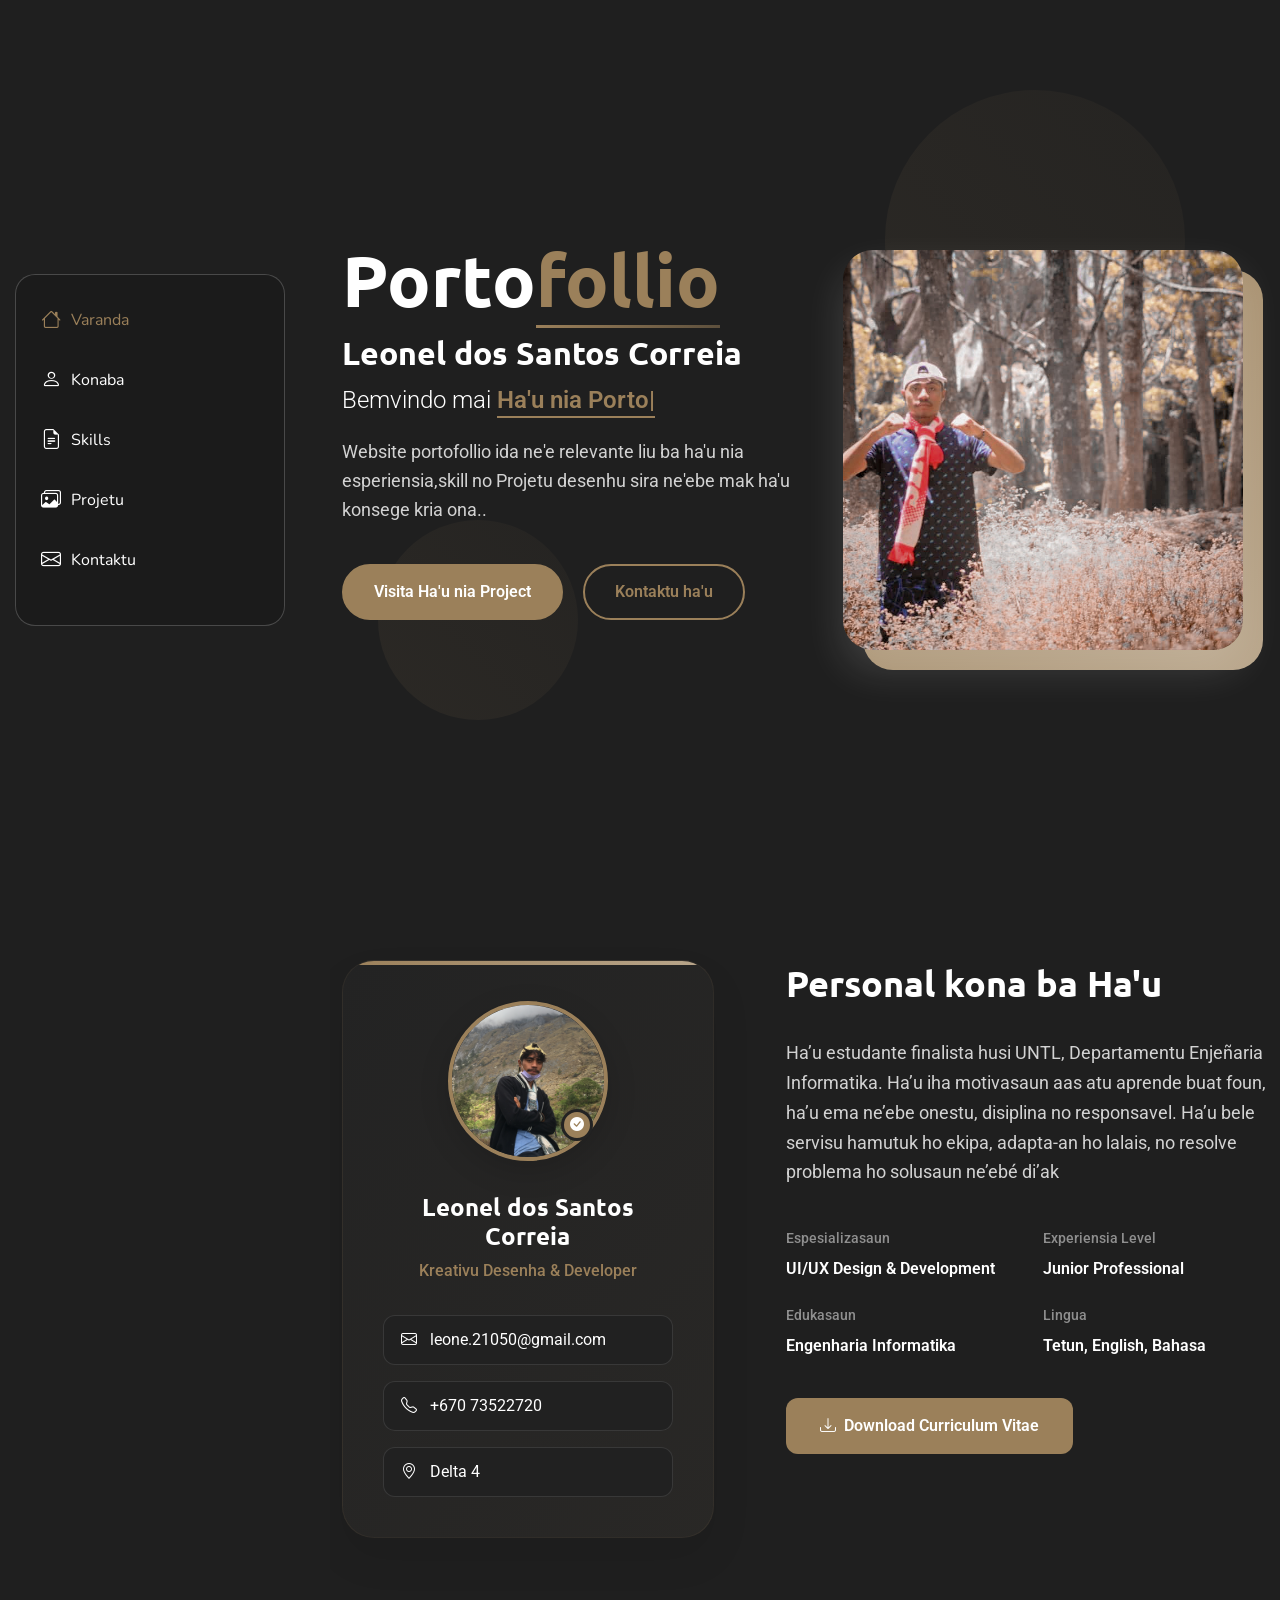
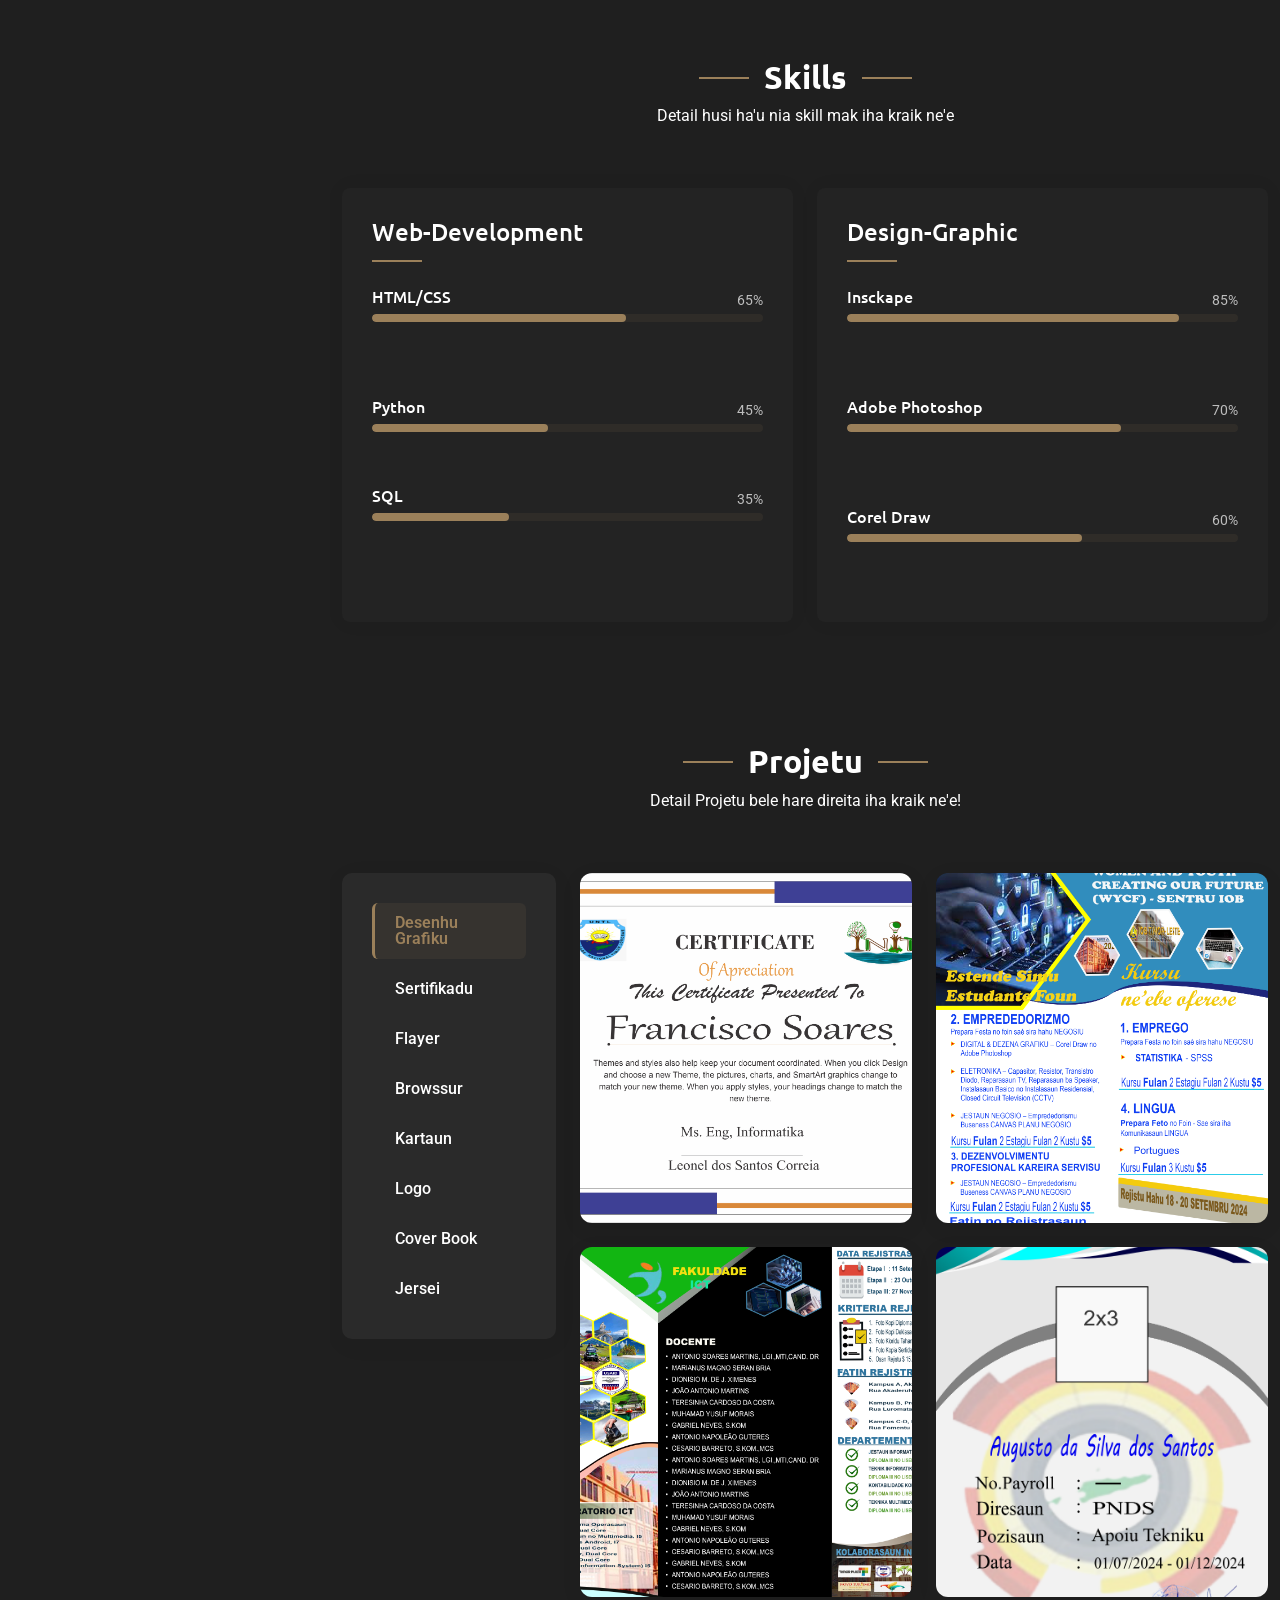
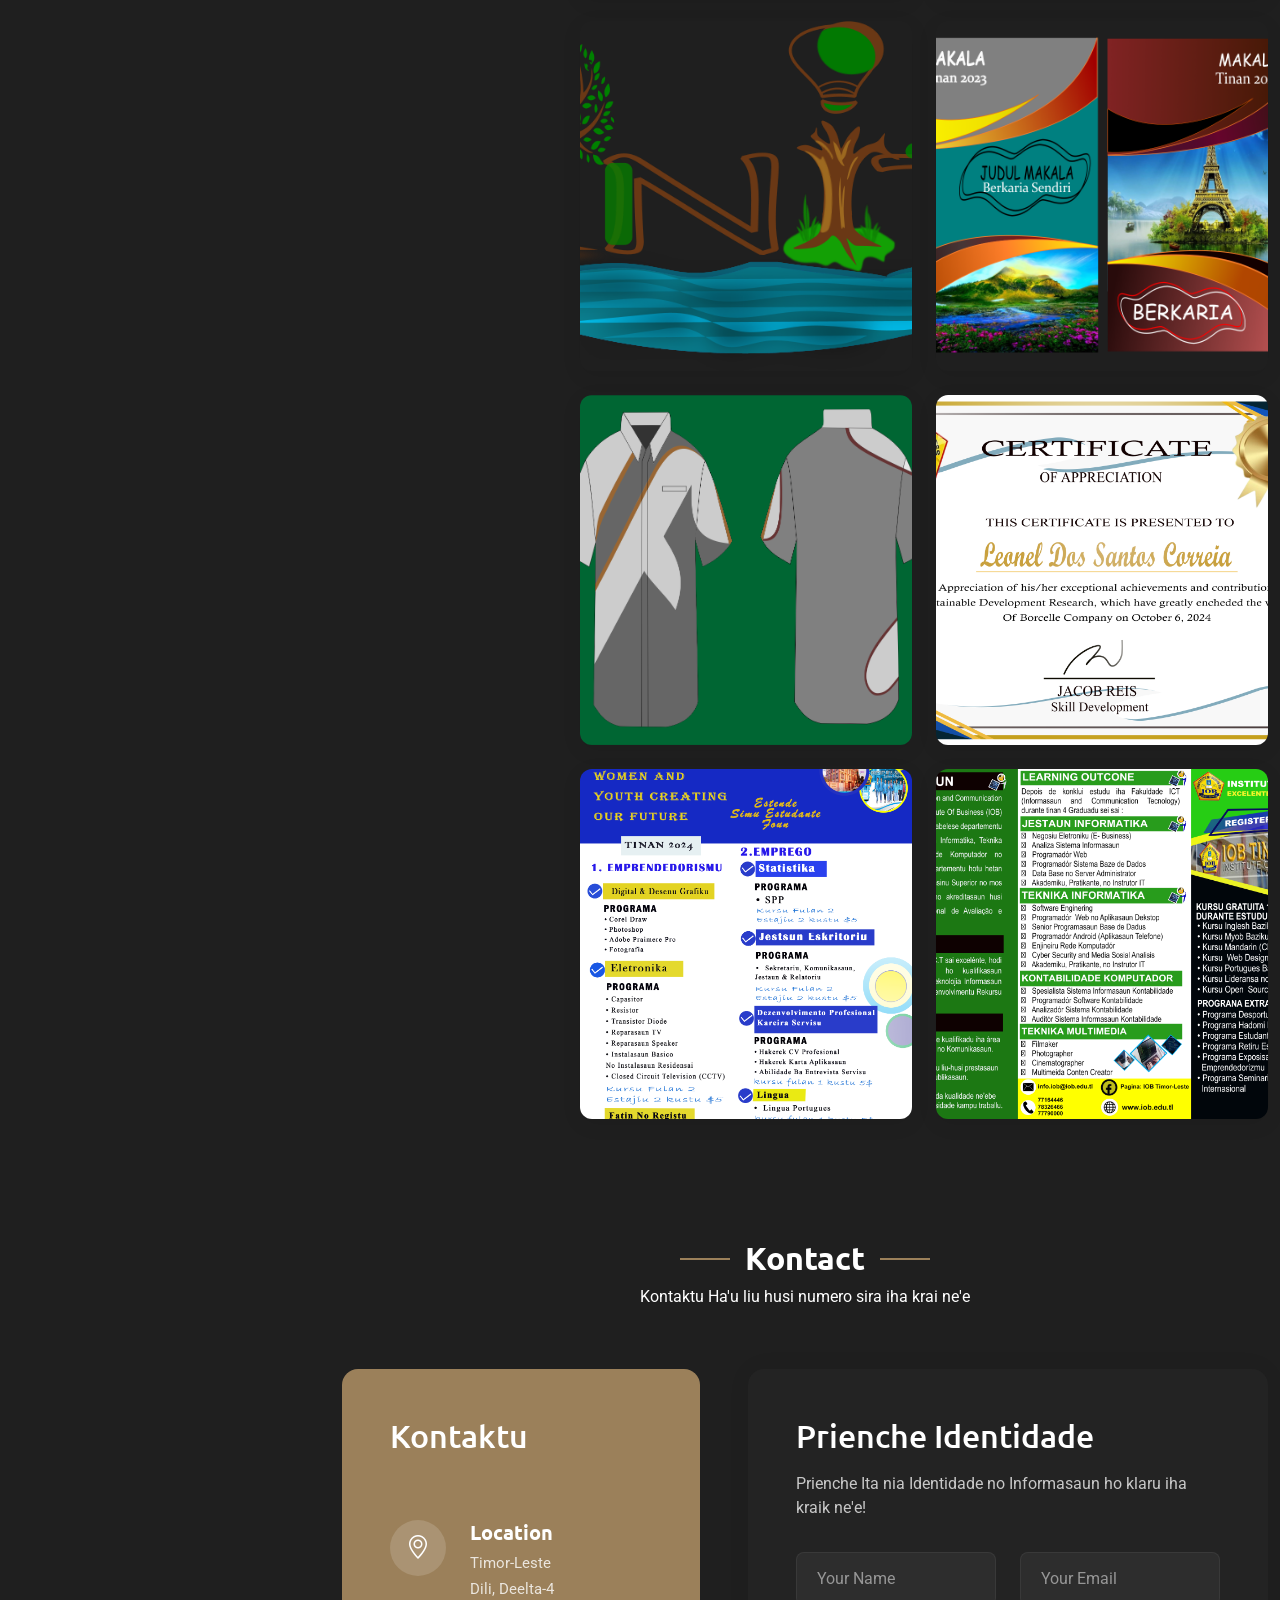
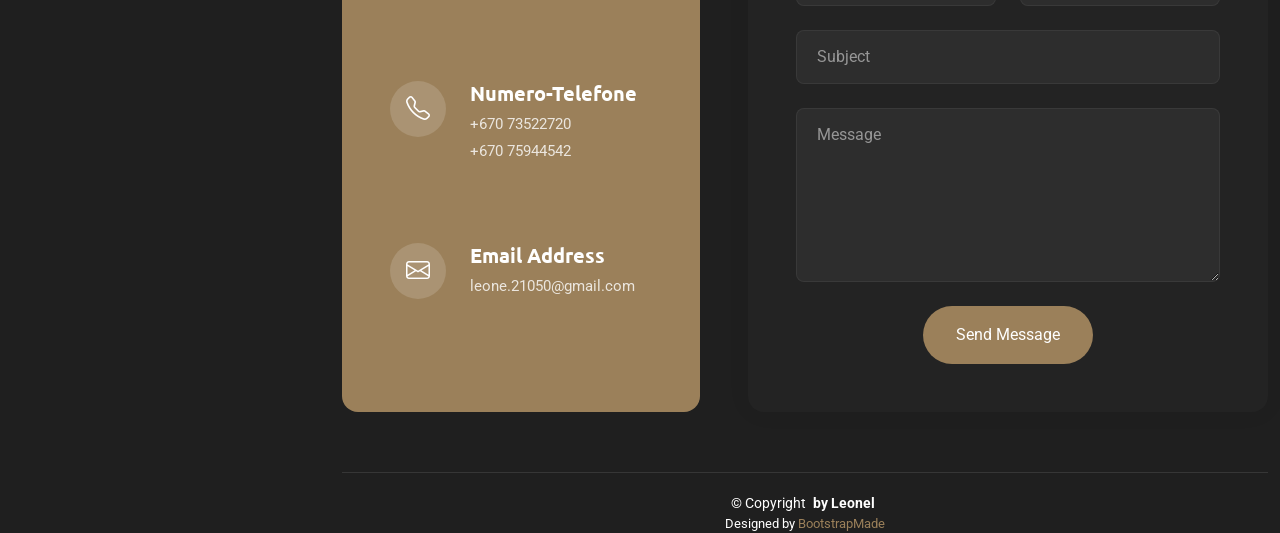
<file: index.html>
<!DOCTYPE html>
<html lang="en">

<head>
  <meta charset="utf-8">
  <meta content="width=device-width, initial-scale=1.0" name="viewport">
  <title>Portofollio Leonel</title>
  <meta name="description" content="">
  <meta name="keywords" content="">

  <!-- Favicons -->
  <!--<link href="assets/img/favicon.png" rel="icon">
  <link href="assets/img/apple-touch-icon.png" rel="apple-touch-icon"> -->

  <!-- Fonts -->
  <link href="https://fonts.googleapis.com" rel="preconnect">
  <link href="https://fonts.gstatic.com" rel="preconnect" crossorigin>
  <link href="https://fonts.googleapis.com/css2?family=Roboto:ital,wght@0,100;0,300;0,400;0,500;0,700;0,900;1,100;1,300;1,400;1,500;1,700;1,900&family=Ubuntu:ital,wght@0,300;0,400;0,500;0,700;1,300;1,400;1,500;1,700&family=Nunito:ital,wght@0,200;0,300;0,400;0,500;0,600;0,700;0,800;0,900;1,200;1,300;1,400;1,500;1,600;1,700;1,800;1,900&display=swap" rel="stylesheet">

  <!-- Vendor CSS Files -->
  <link href="assets/vendor/bootstrap/css/bootstrap.min.css" rel="stylesheet">
  <link href="assets/vendor/bootstrap-icons/bootstrap-icons.css" rel="stylesheet">
  <link href="assets/vendor/aos/aos.css" rel="stylesheet">
  <link href="assets/vendor/glightbox/css/glightbox.min.css" rel="stylesheet">
  <link href="assets/vendor/swiper/swiper-bundle.min.css" rel="stylesheet">

  <!-- Main CSS File -->
  <link href="assets/css/main.css" rel="stylesheet">

  <!-- =======================================================
  * Template Name: SnapFolio
  * Template URL: https://bootstrapmade.com/snapfolio-bootstrap-portfolio-template/
  * Updated: Jun 13 2025 with Bootstrap v5.3.6
  * Author: BootstrapMade.com
  * License: https://bootstrapmade.com/license/
  ======================================================== -->
</head>
<body class="index-page">
  
  <header id="header" class="header dark-background d-flex flex-column justify-content-center">
    <i class="header-toggle d-xl-none bi bi-list"></i>
    
    <div class="header-container d-flex flex-column align-items-start">
      <nav id="navmenu" class="navmenu">
        <ul>
          <li><a href="#home" class="active"><i class="bi bi-house navicon"></i> Varanda</a></li>
          <li><a href="#about"><i class="bi bi-person navicon"></i> Konaba</a></li>
          <li><a href="#skills"><i class="bi bi-file-earmark-text navicon"></i> Skills</a></li>
          <li><a href="#portfolio"><i class="bi bi-images navicon"></i> Projetu</a></li>
          <li><a href="#contact"><i class="bi bi-envelope navicon"></i> Kontaktu</a></li>
        </ul>
      </nav>
    </div>
    
  </header>
  
  <main class="main">
    <!-- Hero Section -->
    <section id="home" class="hero section">

      <div class="background-elements">
        <div class="bg-circle circle-1"></div>
        <div class="bg-circle circle-2"></div>
      </div>

      <div class="hero-content">

        <div class="container">
          <div class="row align-items-center">

            <div class="col-lg-6" data-aos="fade-right" data-aos-delay="100">
              <div class="hero-text">
                <h1>Porto<span class="accent-text">follio</span></h1>
                <h2> Leonel dos Santos Correia</h2>
                <p class="lead">Bemvindo mai  <span class="typed" data-typed-items="Ha'u nia Portofollio"></span></p>
                <p class="description">Website portofollio ida ne'e relevante liu ba ha'u nia esperiensia,skill no Projetu desenhu sira ne'ebe mak ha'u konsege kria ona..
                </p>
                

                <div class="hero-actions">
                  <a href="#portfolio" class="btn btn-primary">Visita Ha'u nia Project</a>
                  <a href="#contact" class="btn btn-outline">Kontaktu ha'u</a>
                </div>
              </div>
            </div>

            <div class="col-lg-6" data-aos="fade-left" data-aos-delay="200">
              <div class="hero-visual">
                <div class="profile-container">
                  <div class="profile-background"></div>
                  <img src="assets/img/profile/leo.jpg" alt="Alexander Chen" class="profile-image">
                </div>
              </div>
            </div>

          </div>
        </div>
      </div>

    </section><!-- /Hero Section -->

    <!-- About Section -->
    <section id="about" class="about section">

      <div class="container" data-aos="fade-up" data-aos-delay="100">

        <div class="row">
          <div class="col-lg-5" data-aos="zoom-in" data-aos-delay="200">
            <div class="profile-card">
              <div class="profile-header">
                <div class="profile-image">
                  <img src="assets/img/profile/Foto (144).JPG" alt="Profile Image" class="img-fluid">
                </div>
                <div class="profile-badge">
                  <i class="bi bi-check-circle-fill"></i>
                </div>
              </div>

              <div class="profile-content">
                <h3>Leonel dos Santos Correia</h3>
                <p class="profession">Kreativu Desenha &amp; Developer</p>

                <div class="contact-links">
                  <a href="leone.21050@gmail.com" class="contact-item">
                    <i class="bi bi-envelope"></i>
                    leone.21050@gmail.com
                  </a>
                  <a href="telf:+670 73522720" class="contact-item">
                    <i class="bi bi-telephone"></i>
                    +670 73522720
                  </a>
                  <a href="#" class="contact-item">
                    <i class="bi bi-geo-alt"></i>
                    Delta 4
                  </a>
                </div>
              </div>
            </div>
          </div>

          <div class="col-lg-7" data-aos="fade-left" data-aos-delay="300">
            <div class="about-content">
              <div class="section-header">
                <!-- <span class="badge-text">Get to Know Me</span> -->
                <h2>Personal kona ba Ha'u</h2>
              </div>

              <div class="description">
                  <p> 
                    Ha’u estudante finalista husi UNTL, Departamentu Enjeñaria
                    Informatika. Ha’u iha motivasaun aas atu aprende buat foun, ha’u
                    ema ne’ebe onestu, disiplina no responsavel. Ha’u bele servisu
                    hamutuk ho ekipa, adapta-an ho lalais, no resolve problema ho
                    solusaun ne’ebé di’ak
                  </P>
              </div>
              
                <!-- <p>Ut enim ad minima veniam, quis nostrum exercitationem ullam corporis suscipit laboriosam, nisi ut aliquid ex ea commodi consequatur.</p> -->
              

              <div class="details-grid">
                <div class="detail-row">
                  <div class="detail-item">
                    <span class="detail-label">Espesializasaun</span>
                    <span class="detail-value">UI/UX Design &amp; Development</span>
                  </div>
                  <div class="detail-item">
                    <span class="detail-label">Experiensia Level</span>
                    <span class="detail-value">Junior Professional</span>
                  </div>
                </div>
                <div class="detail-row">
                  <div class="detail-item">
                    <span class="detail-label">Edukasaun</span>
                    <span class="detail-value">Engenharia Informatika</span>
                  </div>
                  <div class="detail-item">
                    <span class="detail-label">Lingua</span>
                    <span class="detail-value">Tetun, English, Bahasa</span>
                  </div>
                </div>
              </div>
              

              <div class="cta-section">
                <a href="assets/Document/Curriculum Vitae - Leonel dos Santos Correia.pdf" class="btn btn-primary">
                  <i class="bi bi-download"></i>
                  Download Curriculum Vitae
                </a>
                <!-- <a href="#" class="btn btn-outline">
                  <i class="bi bi-chat-dots"></i>
                  Let's Talk
                </a> -->
              </div>
            </div>
          </div>
        </div>

      </div>

    </section><!-- /About Section -->

    <!-- Stats Section -->
    </section><!-- /Stats Section -->

    <!-- Skills Section -->
    <section id="skills" class="skills section">
      <!-- Section Title -->
      <div class="container section-title" data-aos="fade-up">
        <h2>Skills</h2>
        <p>Detail husi ha'u nia skill mak iha kraik ne'e</p>
      </div><!-- End Section Title -->

      <div class="container" data-aos="fade-up" data-aos-delay="100">

        <div class="row">
          <div class="col-lg-6">
            <div class="skills-category" data-aos="fade-up" data-aos-delay="200">
              <h3>Web-Development</h3>
              <div class="skills-animation">
                <div class="skill-item">
                  <div class="d-flex justify-content-between align-items-center">
                    <h4>HTML/CSS</h4>
                    <span class="skill-percentage">65%</span>
                  </div>
                  <div class="progress">
                    <div class="progress-bar" role="progressbar" aria-valuenow="65" aria-valuemin="0" aria-valuemax="100"></div>
                  </div>
                  <div class="skill-tooltip">Expert level knowledge of semantic HTML5 and modern CSS3 techniques</div>
                </div>

                <div class="skill-item">
                  <div class="d-flex justify-content-between align-items-center">
                    <h4>Python</h4>
                    <span class="skill-percentage">45%</span>
                  </div>
                  <div class="progress">
                    <div class="progress-bar" role="progressbar" aria-valuenow="45" aria-valuemin="0" aria-valuemax="100"></div>
                  </div>
                  <div class="skill-tooltip">Python development with Django and data analysis tools</div>
                </div>

                <div class="skill-item">
                  <div class="d-flex justify-content-between align-items-center">
                    <h4>SQL</h4>
                    <span class="skill-percentage">35%</span>
                  </div>
                  <div class="progress">
                    <div class="progress-bar" role="progressbar" aria-valuenow="35" aria-valuemin="0" aria-valuemax="100"></div>
                  </div>
                  <div class="skill-tooltip">Database design, optimization, and complex queries</div>
                </div>
              </div>
            </div>
          </div>

          <div class="col-lg-6">
            <div class="skills-category" data-aos="fade-up" data-aos-delay="300">
              <h3>Design-Graphic</h3>
              <div class="skills-animation">
                <div class="skill-item">
                  <div class="d-flex justify-content-between align-items-center">
                    <h4>Insckape</h4>
                    <span class="skill-percentage">85%</span>
                  </div>
                  <div class="progress">
                    <div class="progress-bar" role="progressbar" aria-valuenow="85" aria-valuemin="0" aria-valuemax="100"></div>
                  </div>
                  <div class="skill-tooltip">Programa gráfiku vektór grátis ne'ebé uza SVG (Scalable Vector Graphics) nudar formatu baze.</div>
                </div>

                <div class="skill-item">
                  <div class="d-flex justify-content-between align-items-center">
                    <h4>Adobe Photoshop</h4>
                    <span class="skill-percentage">70%</span>
                  </div>
                  <div class="progress">
                    <div class="progress-bar" role="progressbar" aria-valuenow="70" aria-valuemin="0" aria-valuemax="100"></div>
                  </div>
                  <div class="skill-tooltip">Programa edita imajen bazeia pixel ho fokus ba edisaun foto no komposisaun digital.</div>
                </div>

                <div class="skill-item">
                  <div class="d-flex justify-content-between align-items-center">
                    <h4>Corel Draw</h4>
                    <span class="skill-percentage">60%</span>
                  </div>
                  <div class="progress">
                    <div class="progress-bar" role="progressbar" aria-valuenow="60" aria-valuemin="0" aria-valuemax="100"></div>
                  </div>
                  <div class="skill-tooltip">Programa dezign vektór ho fokus ba dezign gráfiku industriál no layout.</div>
                </div>


                
              </div>
            </div><!-- End Backend Skills -->
          </div>
        </div>

      </div>

    </section><!-- /Skills Section -->

    <!-- Resume Section
    <section id="resume" class="resume section">

      Section Title
      <div class="container section-title" data-aos="fade-up">
        <h2>Resume</h2>
        <p>Magnam dolores commodi suscipit. Necessitatibus eius consequatur ex aliquid fuga eum quidem. Sit sint consectetur velit. Quisquam quos quisquam cupiditate. Et nemo qui impedit suscipit alias ea. Quia fugiat sit in iste officiis commodi quidem hic quas.</p>
      </div>

      

        <div class="row gy-4">
          <div class="col-lg-4">
            <div class="resume-side" data-aos="fade-right" data-aos-delay="100">
              <div class="profile-img mb-4">
                <img src="assets/img/profile/Profile.png" alt="Profile" class="img-fluid rounded">
              </div>

              <h3>Professional Summary</h3>
              <p>Driven software architect with expertise in developing scalable, high-performance enterprise solutions. Passionate about leveraging cutting-edge technologies to solve complex business challenges.</p>

              <h3 class="mt-4">Contact Information</h3>
              <ul class="contact-info list-unstyled">
                <li><i class="bi bi-geo-alt"></i> 742 Evergreen Terrace, Springfield, MA 02101</li>
                <li><i class="bi bi-envelope"></i> contact@example.com</li>
                <li><i class="bi bi-phone"></i> +1 (555) 123-4567</li>
                <li><i class="bi bi-linkedin"></i> linkedin.com/in/example</li>
              </ul>

              <div class="skills-animation mt-4">
                <h3>Technical Skills</h3>
                <div class="skill-item">
                  <div class="d-flex justify-content-between">
                    <span>Web Development</span>
                    <span>95%</span>
                  </div>
                  <div class="progress">
                    <div class="progress-bar" role="progressbar" aria-valuenow="95" aria-valuemin="0" aria-valuemax="100"></div>
                  </div>
                </div>

                <div class="skill-item">
                  <div class="d-flex justify-content-between">
                    <span>UI/UX Design</span>
                    <span>85%</span>
                  </div>
                  <div class="progress">
                    <div class="progress-bar" role="progressbar" aria-valuenow="85" aria-valuemin="0" aria-valuemax="100"></div>
                  </div>
                </div>

                <div class="skill-item">
                  <div class="d-flex justify-content-between">
                    <span>Cloud Architecture</span>
                    <span>90%</span>
                  </div>
                  <div class="progress">
                    <div class="progress-bar" role="progressbar" aria-valuenow="90" aria-valuemin="0" aria-valuemax="100"></div>
                  </div>
                </div>

                <div class="skill-item">
                  <div class="d-flex justify-content-between">
                    <span>Project Management</span>
                    <span>80%</span>
                  </div>
                  <div class="progress">
                    <div class="progress-bar" role="progressbar" aria-valuenow="80" aria-valuemin="0" aria-valuemax="100"></div>
                  </div>
                </div>
              </div>
            </div>
          </div> -->

          <!-- Right column with experience and education -->
          <!-- <div class="col-lg-8 ps-4 ps-lg-5"> -->
            <!-- Experience Section -->
            <!-- <div class="resume-section" data-aos="fade-up">
              <h3><i class="bi bi-briefcase me-2"></i>Professional Experience</h3>

              <div class="resume-item">
                <h4>Senior Software Architect</h4>
                <h5>2022 - Present</h5>
                <p class="company"><i class="bi bi-building"></i> Tech Innovations Inc.</p>
                <ul>
                  <li>Lead the architectural design and implementation of enterprise-scale applications</li>
                  <li>Mentor team of 12 developers and establish technical best practices</li>
                  <li>Drive adoption of microservices architecture and cloud-native solutions</li>
                  <li>Reduce system downtime by 75% through improved architecture and monitoring</li>
                </ul>
              </div>

              <div class="resume-item">
                <h4>Lead Developer</h4>
                <h5>2019 - 2022</h5>
                <p class="company"><i class="bi bi-building"></i> Digital Solutions Corp.</p>
                <ul>
                  <li>Spearheaded development of company's flagship product reaching 1M+ users</li>
                  <li>Implemented CI/CD pipeline reducing deployment time by 60%</li>
                  <li>Managed team of 8 developers across multiple projects</li>
                  <li>Increased code test coverage from 45% to 90%</li>
                </ul>
              </div>
            </div> -->

            <!-- Education Section -->
            <!-- <div class="resume-section" data-aos="fade-up" data-aos-delay="100">
              <h3><i class="bi bi-mortarboard me-2"></i>Education</h3>

              <div class="resume-item">
                <h4>Master of Science in Computer Science</h4>
                <h5>2017 - 2019</h5>
                <p class="company"><i class="bi bi-building"></i> Stanford University</p>
                <p>Specialized in Artificial Intelligence and Machine Learning. Graduated with honors.</p>
              </div>

              <div class="resume-item">
                <h4>Bachelor of Science in Software Engineering</h4>
                <h5>2013 - 2017</h5>
                <p class="company"><i class="bi bi-building"></i> MIT</p>
                <p>Dean's List all semesters. Led university's coding club.</p>
              </div>
            </div> -->

            <!-- Certifications Section -->
            <!-- <div class="resume-section" data-aos="fade-up" data-aos-delay="200">
              <h3><i class="bi bi-award me-2"></i>Certifications</h3>

              <div class="resume-item">
                <h4>AWS Certified Solutions Architect - Professional</h4>
                <h5>2023</h5>
              </div>

              <div class="resume-item">
                <h4>Google Cloud Professional Architect</h4>
                <h5>2022</h5>
              </div>
            </div>
          </div>
        </div>

      </div> -->

    <!-- </section>/Resume Section -->

    <!-- Portfolio Section -->
    <section id="portfolio" class="portfolio section">

      <!-- Section Title -->
      <div class="container section-title" data-aos="fade-up">
        <h2>Projetu</h2>
        <p>Detail Projetu bele hare direita iha kraik ne'e!</p>
      </div><!-- End Section Title -->

      <div class="container" data-aos="fade-up" data-aos-delay="100">

        <div class="isotope-layout" data-default-filter="*" data-layout="masonry" data-sort="original-order">

          
          <div class="row">
            <div class="col-lg-3 filter-sidebar">
              <div class="filters-wrapper" data-aos="fade-right" data-aos-delay="150">
                <ul class="portfolio-filters isotope-filters">
                  <li data-filter="*" class="filter-active">Desenhu Grafiku</li>
                  <li data-filter=".filter-photography">Sertifikadu</li>
                  <li data-filter=".filter-design">Flayer</li>
                  <li data-filter=".filter-automotive">Browssur</li>
                  <li data-filter=".filter-nature">Kartaun</li>
                  <li data-filter=".filter-logo">Logo</li>
                  <li data-filter=".filter-cover">Cover Book</li>
                  <li data-filter=".filter-jersei">Jersei</li>

                </ul>
              </div>
            </div>

            <div class="col-lg-9">
              <div class="row gy-4 portfolio-container isotope-container" data-aos="fade-up" data-aos-delay="200">

                <div class="col-lg-6 col-md-6 portfolio-item isotope-item filter-photography">
                  <div class="portfolio-wrap">
                    <img src="assets/img/portfolio/Certificate.png" class="img-fluid" alt="Portfolio Image" loading="lazy">
                    <div class="portfolio-info">
                      <div class="content">
                        <span class="category">Sertifikadu</span>
                        <h4>Desenha ho CorelDraw</h4>
                        <div class="portfolio-links">
                          <a href="assets/img/portfolio/Certificate.png" class="glightbox" title="Desenha ho CorelDraw"><i class="bi bi-plus-lg"></i></a>
                          <a href="portfolio-details.html" title="More Details"><i class="bi bi-arrow-right"></i></a>
                        </div>
                      </div>
                    </div>
                  </div>
                </div><!-- End Portfolio Item -->

                <div class="col-lg-6 col-md-6 portfolio-item isotope-item filter-design">
                  <div class="portfolio-wrap">
                    <img src="assets/img/portfolio/flyer.png" class="img-fluid" alt="Portfolio Image" loading="lazy">
                    <div class="portfolio-info">
                      <div class="content">
                        <span class="category">Flayer</span>
                        <h4>Desenha ho AdobePhotoshop</h4>
                        <div class="portfolio-links">
                          <a href="assets/img/portfolio/flyer.png" class="glightbox" title="Desenha ho AdobePhotoshop"><i class="bi bi-plus-lg"></i></a>
                          <a href="flayer.html" title="More Details"><i class="bi bi-arrow-right"></i></a>
                        </div>
                      </div>
                    </div>
                  </div>
                </div><!-- End Portfolio Item -->

                <div class="col-lg-6 col-md-6 portfolio-item isotope-item filter-automotive">
                  <div class="portfolio-wrap">
                    <img src="assets/img/portfolio/Browsure.Oin.png" class="img-fluid" alt="Portfolio Image" loading="lazy">
                    <div class="portfolio-info">
                      <div class="content">
                        <span class="category">Browssur</span>
                        <h4>Desenha ho AdobePhotoshop</h4>
                        <div class="portfolio-links">
                          <a href="assets/img/portfolio/Browsure.Oin.png" class="glightbox" title="Desenha ho AdobePhotoshop"><i class="bi bi-plus-lg"></i></a>
                          <a href="browssur.html" title="More Details"><i class="bi bi-arrow-right"></i></a>
                        </div>
                      </div>
                    </div>
                  </div>
                </div><!-- End Portfolio Item -->

                <div class="col-lg-6 col-md-6 portfolio-item isotope-item filter-nature">
                  <div class="portfolio-wrap">
                    <img src="assets/img/portfolio/kartaun (27).png" class="img-fluid" alt="Portfolio Image" loading="lazy">
                    <div class="portfolio-info">
                      <div class="content">
                        <span class="category">Kartaun</span>
                        <h4>Desenha ho Insckape</h4>
                        <div class="portfolio-links">
                          <a href="assets/img/portfolio/kartaun (27).png" class="glightbox" title="Desenha ho Insckape"><i class="bi bi-plus-lg"></i></a>
                          <a href="kartaun.html" title="More Details"><i class="bi bi-arrow-right"></i></a>
                        </div>
                      </div>
                    </div>
                  </div>
                </div><!-- End Portfolio Item -->

                <div class="col-lg-6 col-md-6 portfolio-item isotope-item filter-logo">
                  <div class="portfolio-wrap">
                    <img src="assets/img/portfolio/INIT PURO.png" class="img-fluid" alt="Portfolio Image" loading="lazy">
                    <div class="portfolio-info">
                      <div class="content">
                        <span class="category">Logo</span>
                        <h4>Desenha ho Insckape</h4>
                        <div class="portfolio-links">
                          <a href="assets/img/portfolio/INIT PURO.png" class="glightbox" title="Desenha ho Insckape"><i class="bi bi-plus-lg"></i></a>
                          <a href="logo.html" title="More Details"><i class="bi bi-arrow-right"></i></a>
                        </div>
                      </div>
                    </div>
                  </div>
                </div><!-- End Portfolio Item -->

                <div class="col-lg-6 col-md-6 portfolio-item isotope-item filter-cover">
                  <div class="portfolio-wrap">
                    <img src="assets/img/portfolio/Makala.png" class="img-fluid" alt="Portfolio Image" loading="lazy">
                    <div class="portfolio-info">
                      <div class="content">
                        <span class="category">Cover Bock</span>
                        <h4>Desenha ho Insckape</h4>
                        <div class="portfolio-links">
                          <a href="assets/img/portfolio/Makala.png" class="glightbox" title="Desenha ho Insckape"><i class="bi bi-plus-lg"></i></a>
                          <a href="cover.html" title="More Details"><i class="bi bi-arrow-right"></i></a>
                        </div>
                      </div>
                    </div>
                  </div>
                </div><!-- End Portfolio Item -->

                <div class="col-lg-6 col-md-6 portfolio-item isotope-item filter-jersei">
                  <div class="portfolio-wrap">
                    <img src="assets/img/portfolio/kaus.png" class="img-fluid" alt="Portfolio Image" loading="lazy">
                    <div class="portfolio-info">
                      <div class="content">
                        <span class="category">Kaus</span>
                        <h4>Desenha ho Insckape</h4>
                        <div class="portfolio-links">
                          <a href="assets/img/portfolio/kaus.png" class="glightbox" title="Desenha ho Insckape"><i class="bi bi-plus-lg"></i></a>
                          <a href="jersei.html" title="More Details"><i class="bi bi-arrow-right"></i></a>
                        </div>
                      </div>
                    </div>
                  </div>
                </div><!-- End Portfolio Item -->





                <!-- Projectu segundu -->
                <div class="col-lg-6 col-md-6 portfolio-item isotope-item filter-photography">
                  <div class="portfolio-wrap">
                    <img src="assets/img/portfolio/Certifikate.png" class="img-fluid" alt="Portfolio Image" loading="lazy">
                    <div class="portfolio-info">
                      <div class="content">
                        <span class="category">Sertifikadu</span>
                        <h4>Desenhu ho AdobePhotoshop</h4>
                        <div class="portfolio-links">
                          <a href="assets/img/portfolio/Certifikate.png" class="glightbox" title="Desenhu ho AdobePhotoshop"><i class="bi bi-plus-lg"></i></a>
                          <a href="portfolio-details.html" title="More Details"><i class="bi bi-arrow-right"></i></a>
                        </div>
                      </div>
                    </div>
                  </div>
                </div><!-- End Portfolio Item -->

                <div class="col-lg-6 col-md-6 portfolio-item isotope-item filter-design">
                  <div class="portfolio-wrap">
                    <img src="assets/img/portfolio/Flayer 2.leo.png" class="img-fluid" alt="Portfolio Image" loading="lazy">
                    <div class="portfolio-info">
                      <div class="content">
                        <span class="category">Flayer</span>
                        <h4>Desenha ho AdobePhotoshop</h4>
                        <div class="portfolio-links">
                          <a href="assets/img/portfolio/Flayer 2.leo.png" class="glightbox" title="Desenha ho AdobePhotoshop"><i class="bi bi-plus-lg"></i></a>
                          <a href="flayer.html" title="More Details"><i class="bi bi-arrow-right"></i></a>
                        </div>
                      </div>
                    </div>
                  </div>
                </div><!-- End Portfolio Item -->

                <div class="col-lg-6 col-md-6 portfolio-item isotope-item filter-automotive">
                  <div class="portfolio-wrap">
                    <img src="assets/img/portfolio/Browsura kotuk.png" class="img-fluid" alt="Portfolio Image" loading="lazy">
                    <div class="portfolio-info">
                      <div class="content">
                        <span class="category">Browssur</span>
                        <h4>Desenha ho AdobePhotoshop</h4>
                        <div class="portfolio-links">
                          <a href="assets/img/portfolio/Browsura kotuk.png" class="glightbox" title="Desenha ho AdobePhotoshop"><i class="bi bi-plus-lg"></i></a>
                          <a href="browssur.html" title="More Details"><i class="bi bi-arrow-right"></i></a>
                        </div>
                      </div>
                    </div>
                  </div>
                </div><!-- End Portfolio Item -->

              </div><!-- End Portfolio Container -->
            </div>
          </div>
        </div>
      </div>

    </section><!-- /Portfolio Section -->
       <!-- Contact Section -->
    <section id="contact" class="contact section">

      <!-- Section Title -->
      <div class="container section-title" data-aos="fade-up">
        <h2>Kontact</h2>
        <p>Kontaktu Ha'u liu husi numero sira iha krai ne'e</p>
      </div>

      <div class="container">

        <div class="row g-4 g-lg-5">
          <div class="col-lg-5">
            <div class="info-box">
              <h3>Kontaktu</h3>
              <br><br>
              <!-- <p>Praesent sapien massa, convallis a pellentesque nec, egestas non nisi. Vestibulum ante ipsum primis.</p> -->

              <div class="info-item">
                <div class="icon-box">
                  <i class="bi bi-geo-alt"></i>
                </div>
                <div class="content">
                  <h4>Location</h4>
                  <p>Timor-Leste</p>
                  <p>Dili, Deelta-4</p>
                </div>
              </div>

              <br><br>

              <div class="info-item">
                <div class="icon-box">
                  <i class="bi bi-telephone"></i>
                </div>
                <div class="content">
                  <h4>Numero-Telefone</h4>
                  <p>+670 73522720</p>
                  <p>+670 75944542</p>
                </div>
              </div>

              <br><br>

              <div class="info-item">
                <div class="icon-box">
                  <i class="bi bi-envelope"></i>
                </div>
                <div class="content">
                  <h4>Email Address</h4>
                  <p>leone.21050@gmail.com</p>
                  <!-- <p>contact@example.com</p> -->
                </div>
              </div>
            </div>
          </div>

          <div class="col-lg-7">
            <div class="contact-form">
              <h3>Prienche Identidade </h3>
              <p>Prienche Ita nia Identidade no Informasaun ho klaru iha kraik ne'e! </p>

              <form action="forms/contact.php" method="post" class="php-email-form">
                <div class="row gy-4">

                  <div class="col-md-6">
                    <input type="text" name="name" class="form-control" placeholder="Your Name" required="">
                  </div>

                  <div class="col-md-6 ">
                    <input type="email" class="form-control" name="email" placeholder="Your Email" required="">
                  </div>

                  <div class="col-12">
                    <input type="text" class="form-control" name="subject" placeholder="Subject" required="">
                  </div>

                  <div class="col-12">
                    <textarea class="form-control" name="message" rows="6" placeholder="Message" required=""></textarea>
                  </div>

                  <div class="col-12 text-center">
                    <div class="loading">Loading</div>
                    <div class="error-message"></div>
                    <div class="sent-message">Ita nia Mensagem rai ho Sucessu. <br> Obrigado ba Vizita Ha'u nia Website Portfolio</div>

                    <button type="submit" class="btn">Send Message</button>
                  </div>

                </div>
              </form>

            </div>
          </div>

        </div>

      </div>

    </section><!-- /Contact Section -->

  </main>

  <footer id="footer" class="footer position-relative">

    <div class="container">
      <div class="copyright text-center ">
        <p>© <span>Copyright</span> <strong class="px-1 sitename">by Leonel</strong></p>
      </div>
      <div class="credits">
        Designed by <a href="https://bootstrapmade.com/">BootstrapMade</a>
      </div>
    </div>

  </footer>

  <!-- Scroll Top -->
  <a href="#" id="scroll-top" class="scroll-top d-flex align-items-center justify-content-center"><i class="bi bi-arrow-up-short"></i></a>

  <!-- Preloader -->
  <div id="preloader"></div>

  <!-- Vendor JS Files -->
  <script src="assets/vendor/bootstrap/js/bootstrap.bundle.min.js"></script>
  <script src="assets/vendor/php-email-form/validate.js"></script>
  <script src="assets/vendor/aos/aos.js"></script>
  <script src="assets/vendor/typed.js/typed.umd.js"></script>
  <script src="assets/vendor/purecounter/purecounter_vanilla.js"></script>
  <script src="assets/vendor/waypoints/noframework.waypoints.js"></script>
  <script src="assets/vendor/isotope-layout/isotope.pkgd.min.js"></script>
  <script src="assets/vendor/imagesloaded/imagesloaded.pkgd.min.js"></script>
  <script src="assets/vendor/glightbox/js/glightbox.min.js"></script>
  <script src="assets/vendor/swiper/swiper-bundle.min.js"></script>

  <!-- Main JS File -->
  <script src="assets/js/main.js"></script>

</body>

</html>
</file>
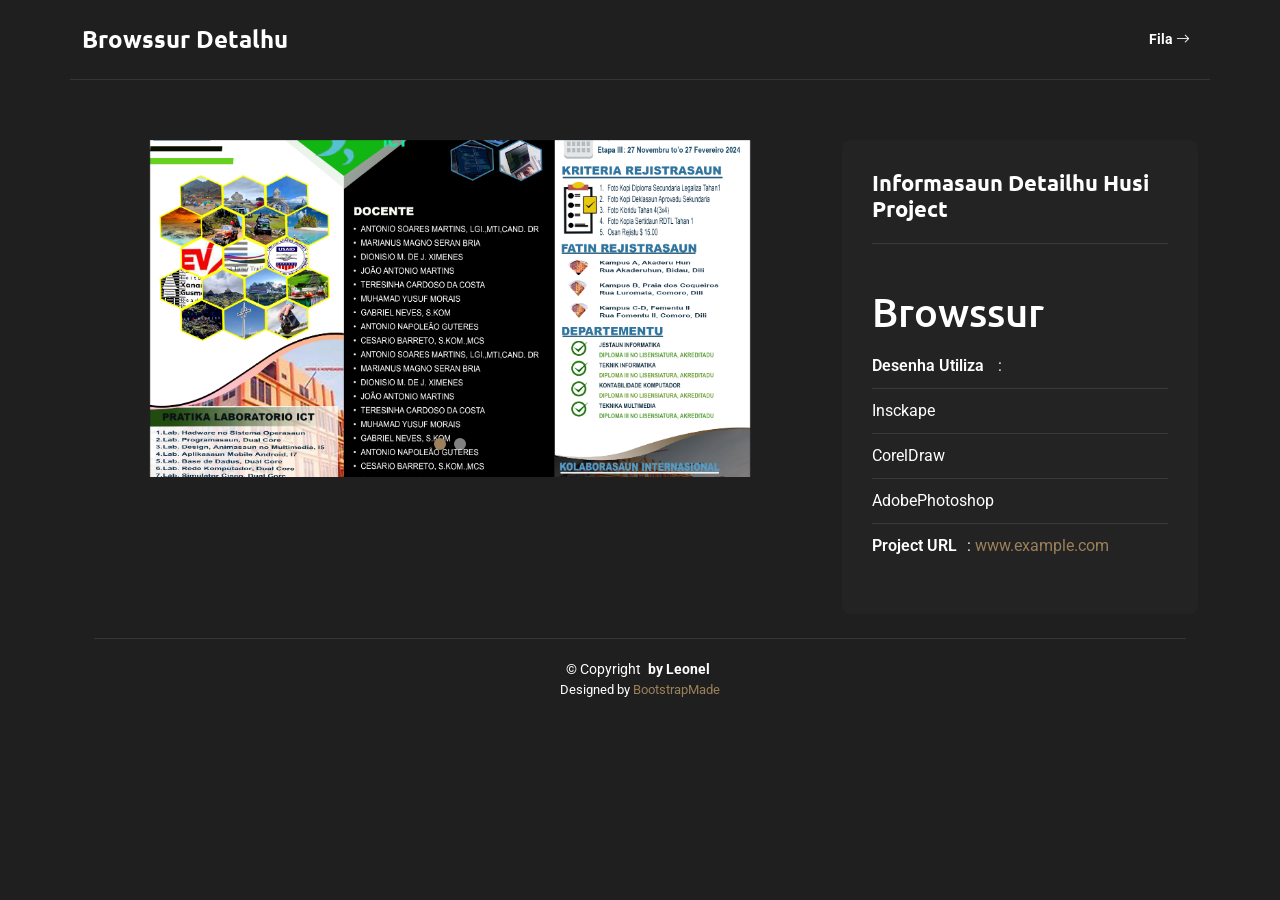
<file: browssur.html>
<!DOCTYPE html>
<html lang="en">

<head>
  <meta charset="utf-8">
  <meta content="width=device-width, initial-scale=1.0" name="viewport">
  <title>Portfollio - Leonel</title>
  <meta name="description" content="">
  <meta name="keywords" content="">

  <!-- Favicons -->
<!-- <link href="assets/img/favicon.png" rel="icon">
  <link href="assets/img/apple-touch-icon.png" rel="apple-touch-icon"> -->

  <!-- Fonts -->
  <link href="https://fonts.googleapis.com" rel="preconnect">
  <link href="https://fonts.gstatic.com" rel="preconnect" crossorigin>
  <link href="https://fonts.googleapis.com/css2?family=Roboto:ital,wght@0,100;0,300;0,400;0,500;0,700;0,900;1,100;1,300;1,400;1,500;1,700;1,900&family=Ubuntu:ital,wght@0,300;0,400;0,500;0,700;1,300;1,400;1,500;1,700&family=Nunito:ital,wght@0,200;0,300;0,400;0,500;0,600;0,700;0,800;0,900;1,200;1,300;1,400;1,500;1,600;1,700;1,800;1,900&display=swap" rel="stylesheet">

  <!-- Vendor CSS Files -->
  <link href="assets/vendor/bootstrap/css/bootstrap.min.css" rel="stylesheet">
  <link href="assets/vendor/bootstrap-icons/bootstrap-icons.css" rel="stylesheet">
  <link href="assets/vendor/aos/aos.css" rel="stylesheet">
  <link href="assets/vendor/glightbox/css/glightbox.min.css" rel="stylesheet">
  <link href="assets/vendor/swiper/swiper-bundle.min.css" rel="stylesheet">

  <!-- Main CSS File -->
  <link href="assets/css/main.css" rel="stylesheet">

  <!-- =======================================================
  * Template Name: SnapFolio
  * Template URL: https://bootstrapmade.com/snapfolio-bootstrap-portfolio-template/
  * Updated: Jun 13 2025 with Bootstrap v5.3.6
  * Author: BootstrapMade.com
  * License: https://bootstrapmade.com/license/
  ======================================================== -->
</head>

<body class="portfolio-details-page">

  <header id="header" class="header dark-background d-flex flex-column justify-content-center">
    <i class="header-toggle d-xl-none bi bi-list"></i>

    <!-- <div class="header-container d-flex flex-column align-items-start">
      <nav id="navmenu" class="navmenu">
        <ul>
          <li><a href="#home"><i class="bi bi-house navicon"></i>Home</a></li>
          <li><a href="#about"><i class="bi bi-person navicon"></i> Konaba</a></li>
          <li><a href="#resume"><i class="bi bi-file-earmark-text navicon"></i> Resumu</a></li>
          <li><a href="#portfolio"><i class="bi bi-images navicon"></i> Projetu</a></li>
          <li><a href="#contact"><i class="bi bi-envelope navicon"></i> Kontaktu</a></li>
        </ul>
      </nav>
    </div> -->
  </header>

  <!-- <main class="main"> -->

    <!-- Page Title -->
    <div class="page-title dark-background">
      <div class="container d-lg-flex justify-content-between align-items-center">
        <h1 class="mb-2 mb-lg-0">Browssur Detalhu</h1>
        <nav class="breadcrumbs">
          <ol>
            <!-- <li><a href="index.html">Home</a></li> -->
            <li><a href="index.html#portfolio" style="color: white; font-weight: bold;">Fila
            <i class="bi bi-arrow-right" style="margin-right:8px;"></i></a></li>
            
             
            <!-- <li class="current">Projetu Details</li> -->
          </ol>
        </nav>
      </div>
    </div><!-- End Page Title -->

    <!-- Portfolio Details Section -->
    <section id="portfolio-details" class="portfolio-details section">

      <div class="container" data-aos="fade-up" data-aos-delay="100">

        <div class="row gy-4">

          <div class="col-lg-8">
            <div class="portfolio-details-slider swiper init-swiper">

              <script type="application/json" class="swiper-config">
                {
                  "loop": true,
                  "speed": 600,
                  "autoplay": {
                    "delay": 5000
                  },
                  "slidesPerView": "auto",
                  "pagination": {
                    "el": ".swiper-pagination",
                    "type": "bullets",
                    "clickable": true
                  }
                }
              </script>

              <div class="swiper-wrapper align-items-center">

                <div class="swiper-slide">
                  <img src="assets/img/portfolio/Browsure.Oin.png" alt="Portfolio Image" class="img-fluid" loading="lazy">
                </div>

                <div class="swiper-slide">
                  <img src="assets/img/portfolio/Browsura kotuk.png" alt="Portfolio Image" class="img-fluid" loading="lazy">
                </div>

              </div>
              <div class="swiper-pagination"></div>
            </div>
          </div>

          <div class="col-lg-4">
            <div class="portfolio-info" data-aos="fade-left" data-aos-delay="200">
              <h3>Informasaun Detailhu Husi Project</h3>
              <br>
              <h1>Browssur</h1>
              <ul>
                <li><strong>Desenha Utiliza</strong> : </li>
                  <li>Insckape</li>
                  <li>CorelDraw</li>
                  <li>AdobePhotoshop</li>
                <li><strong>Project URL</strong>: <a href="#" target="_blank">www.example.com</a></li>
              </ul>
            </div>
          </div>

          <!-- <div class="col-lg-12">
            <div class="portfolio-description" data-aos="fade-up" data-aos-delay="300">
              <h2>Project Overview</h2>
              <p>
                Autem ipsum nam porro corporis rerum. Quis eos dolorem eos itaque inventore commodi labore quia quia. Exercitationem repudiandae officiis neque suscipit non officia eaque itaque enim. Voluptatem officia accusantium nesciunt est omnis tempora consectetur dignissimos. Sequi nulla at esse enim cum deserunt eius.
              </p>
              <p>
                Amet consequatur qui dolore veniam voluptatem voluptatem sit. Non aspernatur atque natus ut cum nam et. Praesentium error dolores rerum minus sequi quia veritatis eum. Eos et doloribus doloremque nesciunt molestiae laboriosam.
              </p>

              <div class="features mt-4">
                <h3>Key Features</h3>
                <div class="row gy-3">
                  <div class="col-md-6">
                    <div class="feature-item" data-aos="fade-up" data-aos-delay="400">
                      <i class="bi bi-check-circle-fill"></i>
                      <h4>Responsive Design</h4>
                      <p>Voluptatum deleniti atque corrupti quos dolores et quas molestias excepturi sint occaecati cupiditate non provident</p>
                    </div>
                  </div>

                  <div class="col-md-6">
                    <div class="feature-item" data-aos="fade-up" data-aos-delay="500">
                      <i class="bi bi-shield-check"></i>
                      <h4>Advanced Security</h4>
                      <p>Minim veniam, quis nostrud exercitation ullamco laboris nisi ut aliquip ex ea commodo consequat tarad limino ata</p>
                    </div>
                  </div>

                  <div class="col-md-6">
                    <div class="feature-item" data-aos="fade-up" data-aos-delay="600">
                      <i class="bi bi-graph-up"></i>
                      <h4>Performance Optimization</h4>
                      <p>Duis aute irure dolor in reprehenderit in voluptate velit esse cillum dolore eu fugiat nulla pariatur</p>
                    </div>
                  </div>

                  <div class="col-md-6">
                    <div class="feature-item" data-aos="fade-up" data-aos-delay="700">
                      <i class="bi bi-gear"></i>
                      <h4>Easy Integration</h4>
                      <p>Excepteur sint occaecat cupidatat non proident, sunt in culpa qui officia deserunt mollit anim id est laborum</p>
                    </div>
                  </div>
                </div>
              </div>
            </div>
          </div>

        </div>
      </div> -->
      <br>
      <footer id="footer" class="footer position-relative">
        <div class="container">
          <div class="copyright text-center ">
            <p>© <span>Copyright</span> <strong class="px-1 sitename">by Leonel</strong></p>
          </div>
          <div class="credits">
            <!-- All the links in the footer should remain intact. -->
            <!-- You can delete the links only if you've purchased the pro version. -->
            <!-- Licensing information: https://bootstrapmade.com/license/ -->
            <!-- Purchase the pro version with working PHP/AJAX contact form: [buy-url] -->
            Designed by <a href="https://bootstrapmade.com/">BootstrapMade</a>
          </div>
        </div>
      </footer>
    </section><!-- /Portfolio Details Section -->
  </main>



  <!-- Scroll Top -->
  <a href="#" id="scroll-top" class="scroll-top d-flex align-items-center justify-content-center"><i class="bi bi-arrow-up-short"></i></a>

  <!-- Preloader -->
  <div id="preloader"></div>

  <!-- Vendor JS Files -->
  <script src="assets/vendor/bootstrap/js/bootstrap.bundle.min.js"></script>
  <script src="assets/vendor/php-email-form/validate.js"></script>
  <script src="assets/vendor/aos/aos.js"></script>
  <script src="assets/vendor/typed.js/typed.umd.js"></script>
  <script src="assets/vendor/purecounter/purecounter_vanilla.js"></script>
  <script src="assets/vendor/waypoints/noframework.waypoints.js"></script>
  <script src="assets/vendor/isotope-layout/isotope.pkgd.min.js"></script>
  <script src="assets/vendor/imagesloaded/imagesloaded.pkgd.min.js"></script>
  <script src="assets/vendor/glightbox/js/glightbox.min.js"></script>
  <script src="assets/vendor/swiper/swiper-bundle.min.js"></script>

  <!-- Main JS File -->
  <script src="assets/js/main.js"></script>

</body>

</html>
</file>
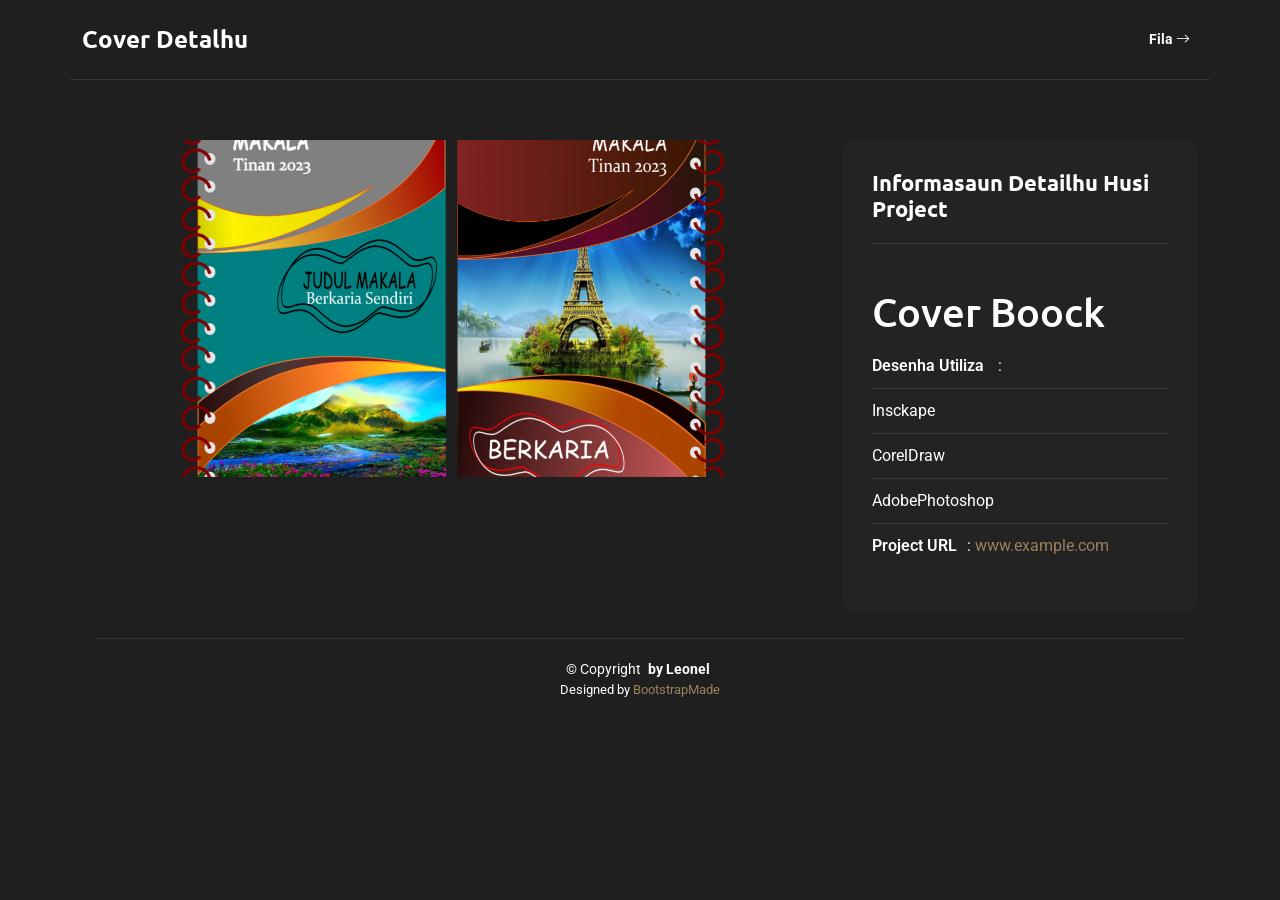
<file: cover.html>
<!DOCTYPE html>
<html lang="en">

<head>
  <meta charset="utf-8">
  <meta content="width=device-width, initial-scale=1.0" name="viewport">
  <title>Portfollio - Leonel</title>
  <meta name="description" content="">
  <meta name="keywords" content="">

  <!-- Favicons -->
<!-- <link href="assets/img/favicon.png" rel="icon">
  <link href="assets/img/apple-touch-icon.png" rel="apple-touch-icon"> -->

  <!-- Fonts -->
  <link href="https://fonts.googleapis.com" rel="preconnect">
  <link href="https://fonts.gstatic.com" rel="preconnect" crossorigin>
  <link href="https://fonts.googleapis.com/css2?family=Roboto:ital,wght@0,100;0,300;0,400;0,500;0,700;0,900;1,100;1,300;1,400;1,500;1,700;1,900&family=Ubuntu:ital,wght@0,300;0,400;0,500;0,700;1,300;1,400;1,500;1,700&family=Nunito:ital,wght@0,200;0,300;0,400;0,500;0,600;0,700;0,800;0,900;1,200;1,300;1,400;1,500;1,600;1,700;1,800;1,900&display=swap" rel="stylesheet">

  <!-- Vendor CSS Files -->
  <link href="assets/vendor/bootstrap/css/bootstrap.min.css" rel="stylesheet">
  <link href="assets/vendor/bootstrap-icons/bootstrap-icons.css" rel="stylesheet">
  <link href="assets/vendor/aos/aos.css" rel="stylesheet">
  <link href="assets/vendor/glightbox/css/glightbox.min.css" rel="stylesheet">
  <link href="assets/vendor/swiper/swiper-bundle.min.css" rel="stylesheet">

  <!-- Main CSS File -->
  <link href="assets/css/main.css" rel="stylesheet">

  <!-- =======================================================
  * Template Name: SnapFolio
  * Template URL: https://bootstrapmade.com/snapfolio-bootstrap-portfolio-template/
  * Updated: Jun 13 2025 with Bootstrap v5.3.6
  * Author: BootstrapMade.com
  * License: https://bootstrapmade.com/license/
  ======================================================== -->
</head>

<body class="portfolio-details-page">

  <header id="header" class="header dark-background d-flex flex-column justify-content-center">
    <i class="header-toggle d-xl-none bi bi-list"></i>

    <!-- <div class="header-container d-flex flex-column align-items-start">
      <nav id="navmenu" class="navmenu">
        <ul>
          <li><a href="#home"><i class="bi bi-house navicon"></i>Home</a></li>
          <li><a href="#about"><i class="bi bi-person navicon"></i> Konaba</a></li>
          <li><a href="#resume"><i class="bi bi-file-earmark-text navicon"></i> Resumu</a></li>
          <li><a href="#portfolio"><i class="bi bi-images navicon"></i> Projetu</a></li>
          <li><a href="#contact"><i class="bi bi-envelope navicon"></i> Kontaktu</a></li>
        </ul>
      </nav>
    </div> -->
  </header>

  <!-- <main class="main"> -->

    <!-- Page Title -->
    <div class="page-title dark-background">
      <div class="container d-lg-flex justify-content-between align-items-center">
        <h1 class="mb-2 mb-lg-0">Cover Detalhu</h1>
        <nav class="breadcrumbs">
          <ol>
            <!-- <li><a href="index.html">Home</a></li> -->
            <li><a href="index.html#portfolio" style="color: white; font-weight: bold;">Fila
            <i class="bi bi-arrow-right" style="margin-right:8px;"></i></a></li>
            
             
            <!-- <li class="current">Projetu Details</li> -->
          </ol>
        </nav>
      </div>
    </div><!-- End Page Title -->

    <!-- Portfolio Details Section -->
    <section id="portfolio-details" class="portfolio-details section">

      <div class="container" data-aos="fade-up" data-aos-delay="100">

        <div class="row gy-4">

          <div class="col-lg-8">
            <div class="portfolio-details-slider swiper init-swiper">

              <script type="application/json" class="swiper-config">
                {
                  "loop": true,
                  "speed": 600,
                  "autoplay": {
                    "delay": 5000
                  },
                  "slidesPerView": "auto",
                  "pagination": {
                    "el": ".swiper-pagination",
                    "type": "bullets",
                    "clickable": true
                  }
                }
              </script>

              <div class="swiper-wrapper align-items-center">

                <div class="swiper-slide">
                  <img src="assets/img/portfolio/Makala.png" alt="Portfolio Image" class="img-fluid" loading="lazy">
                </div>

              </div>
              <div class="swiper-pagination"></div>
            </div>
          </div>
          <div class="col-lg-4">
            <div class="portfolio-info" data-aos="fade-left" data-aos-delay="200">
              <h3>Informasaun Detailhu Husi Project</h3>
              <br>
              <h1>Cover Boock</h1>
              <ul>
                <li><strong>Desenha Utiliza</strong> : </li>
                  <li>Insckape</li>
                  <li>CorelDraw</li>
                  <li>AdobePhotoshop</li>
                <li><strong>Project URL</strong>: <a href="#" target="_blank">www.example.com</a></li>
              </ul>
            </div>
          </div>
      <br>
      <footer id="footer" class="footer position-relative">
        <div class="container">
          <div class="copyright text-center ">
            <p>© <span>Copyright</span> <strong class="px-1 sitename">by Leonel</strong></p>
          </div>
          <div class="credits">
            <!-- All the links in the footer should remain intact. -->
            <!-- You can delete the links only if you've purchased the pro version. -->
            <!-- Licensing information: https://bootstrapmade.com/license/ -->
            <!-- Purchase the pro version with working PHP/AJAX contact form: [buy-url] -->
            Designed by <a href="https://bootstrapmade.com/">BootstrapMade</a>
          </div>
        </div>
      </footer>
    </section><!-- /Portfolio Details Section -->
  </main>



  <!-- Scroll Top -->
  <a href="#" id="scroll-top" class="scroll-top d-flex align-items-center justify-content-center"><i class="bi bi-arrow-up-short"></i></a>

  <!-- Preloader -->
  <div id="preloader"></div>

  <!-- Vendor JS Files -->
  <script src="assets/vendor/bootstrap/js/bootstrap.bundle.min.js"></script>
  <script src="assets/vendor/php-email-form/validate.js"></script>
  <script src="assets/vendor/aos/aos.js"></script>
  <script src="assets/vendor/typed.js/typed.umd.js"></script>
  <script src="assets/vendor/purecounter/purecounter_vanilla.js"></script>
  <script src="assets/vendor/waypoints/noframework.waypoints.js"></script>
  <script src="assets/vendor/isotope-layout/isotope.pkgd.min.js"></script>
  <script src="assets/vendor/imagesloaded/imagesloaded.pkgd.min.js"></script>
  <script src="assets/vendor/glightbox/js/glightbox.min.js"></script>
  <script src="assets/vendor/swiper/swiper-bundle.min.js"></script>

  <!-- Main JS File -->
  <script src="assets/js/main.js"></script>

</body>

</html>
</file>
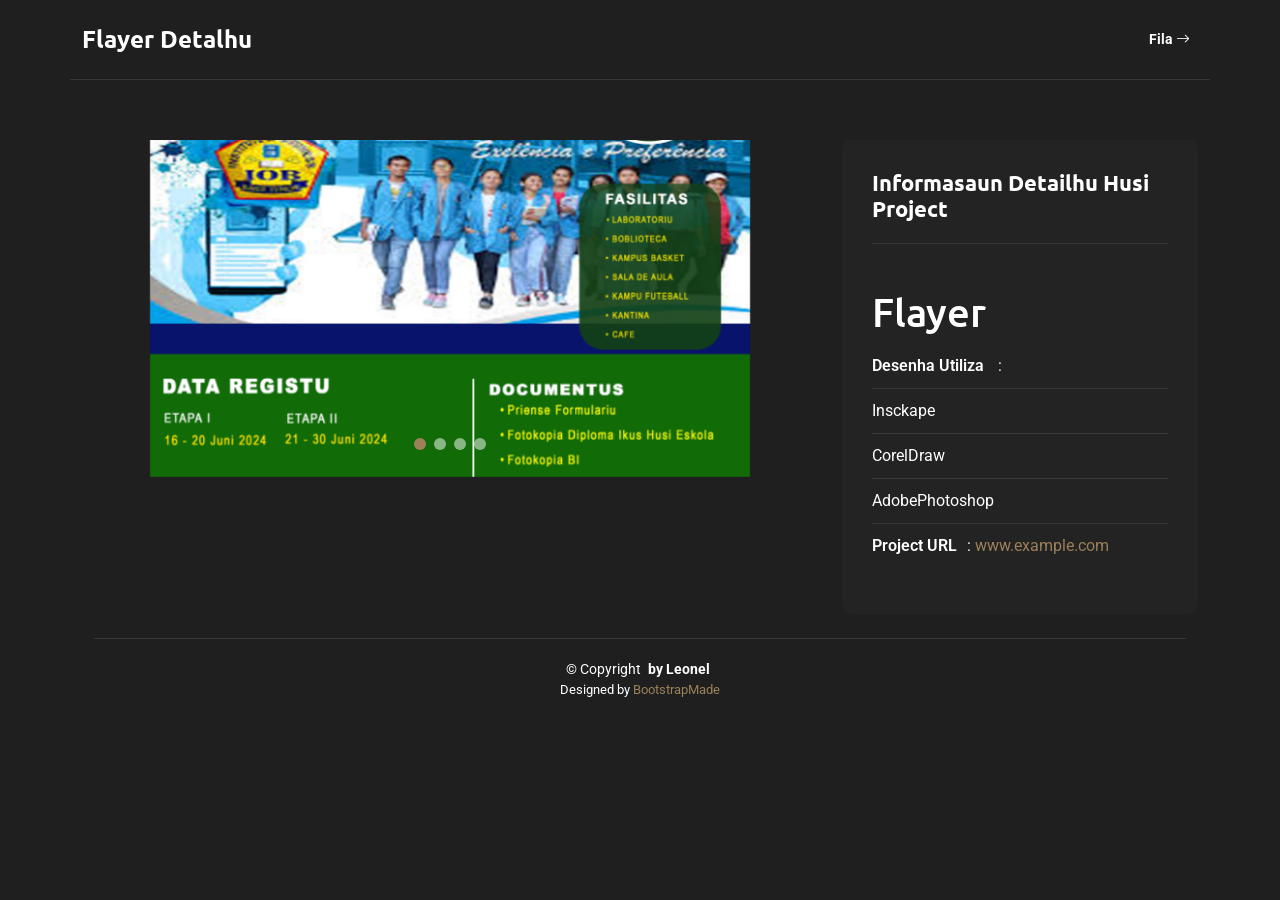
<file: flayer.html>
<!DOCTYPE html>
<html lang="en">

<head>
  <meta charset="utf-8">
  <meta content="width=device-width, initial-scale=1.0" name="viewport">
  <title>Portfollio - Leonel</title>
  <meta name="description" content="">
  <meta name="keywords" content="">

  <!-- Favicons -->
<!-- <link href="assets/img/favicon.png" rel="icon">
  <link href="assets/img/apple-touch-icon.png" rel="apple-touch-icon"> -->

  <!-- Fonts -->
  <link href="https://fonts.googleapis.com" rel="preconnect">
  <link href="https://fonts.gstatic.com" rel="preconnect" crossorigin>
  <link href="https://fonts.googleapis.com/css2?family=Roboto:ital,wght@0,100;0,300;0,400;0,500;0,700;0,900;1,100;1,300;1,400;1,500;1,700;1,900&family=Ubuntu:ital,wght@0,300;0,400;0,500;0,700;1,300;1,400;1,500;1,700&family=Nunito:ital,wght@0,200;0,300;0,400;0,500;0,600;0,700;0,800;0,900;1,200;1,300;1,400;1,500;1,600;1,700;1,800;1,900&display=swap" rel="stylesheet">

  <!-- Vendor CSS Files -->
  <link href="assets/vendor/bootstrap/css/bootstrap.min.css" rel="stylesheet">
  <link href="assets/vendor/bootstrap-icons/bootstrap-icons.css" rel="stylesheet">
  <link href="assets/vendor/aos/aos.css" rel="stylesheet">
  <link href="assets/vendor/glightbox/css/glightbox.min.css" rel="stylesheet">
  <link href="assets/vendor/swiper/swiper-bundle.min.css" rel="stylesheet">

  <!-- Main CSS File -->
  <link href="assets/css/main.css" rel="stylesheet">

  <!-- =======================================================
  * Template Name: SnapFolio
  * Template URL: https://bootstrapmade.com/snapfolio-bootstrap-portfolio-template/
  * Updated: Jun 13 2025 with Bootstrap v5.3.6
  * Author: BootstrapMade.com
  * License: https://bootstrapmade.com/license/
  ======================================================== -->
</head>

<body class="portfolio-details-page">

  <header id="header" class="header dark-background d-flex flex-column justify-content-center">
    <i class="header-toggle d-xl-none bi bi-list"></i>

    <!-- <div class="header-container d-flex flex-column align-items-start">
      <nav id="navmenu" class="navmenu">
        <ul>
          <li><a href="#home"><i class="bi bi-house navicon"></i>Home</a></li>
          <li><a href="#about"><i class="bi bi-person navicon"></i> Konaba</a></li>
          <li><a href="#resume"><i class="bi bi-file-earmark-text navicon"></i> Resumu</a></li>
          <li><a href="#portfolio"><i class="bi bi-images navicon"></i> Projetu</a></li>
          <li><a href="#contact"><i class="bi bi-envelope navicon"></i> Kontaktu</a></li>
        </ul>
      </nav>
    </div> -->
  </header>

  <!-- <main class="main"> -->

    <!-- Page Title -->
    <div class="page-title dark-background">
      <div class="container d-lg-flex justify-content-between align-items-center">
        <h1 class="mb-2 mb-lg-0">Flayer Detalhu</h1>
        <nav class="breadcrumbs">
          <ol>
            <!-- <li><a href="index.html">Home</a></li> -->
            <li><a href="index.html#portfolio" style="color: white; font-weight: bold;">Fila
            <i class="bi bi-arrow-right" style="margin-right:8px;"></i></a></li>
            
             
            <!-- <li class="current">Projetu Details</li> -->
          </ol>
        </nav>
      </div>
    </div><!-- End Page Title -->

    <!-- Portfolio Details Section -->
    <section id="portfolio-details" class="portfolio-details section">

      <div class="container" data-aos="fade-up" data-aos-delay="100">

        <div class="row gy-4">

          <div class="col-lg-8">
            <div class="portfolio-details-slider swiper init-swiper">

              <script type="application/json" class="swiper-config">
                {
                  "loop": true,
                  "speed": 600,
                  "autoplay": {
                    "delay": 5000
                  },
                  "slidesPerView": "auto",
                  "pagination": {
                    "el": ".swiper-pagination",
                    "type": "bullets",
                    "clickable": true
                  }
                }
              </script>

              <div class="swiper-wrapper align-items-center">

                <div class="swiper-slide">
                  <img src="assets/img/portfolio/flayer1.png" alt="Portfolio Image" class="img-fluid" loading="lazy">
                </div>

                <div class="swiper-slide">
                  <img src="assets/img/portfolio/Flayer 2.leo.png" alt="Portfolio Image" class="img-fluid" loading="lazy">
                </div>

                <div class="swiper-slide">
                  <img src="assets/img/portfolio/flyer.png" alt="Portfolio Image" class="img-fluid" loading="lazy">
                </div>

                <div class="swiper-slide">
                  <img src="assets/img/portfolio/Flayer3.png" alt="Portfolio Image" class="img-fluid" loading="lazy">
                </div>

              </div>
              <div class="swiper-pagination"></div>
            </div>
          </div>

          <div class="col-lg-4">
            <div class="portfolio-info" data-aos="fade-left" data-aos-delay="200">
              <h3>Informasaun Detailhu Husi Project</h3>
              <br>
              <h1>Flayer</h1>
              <ul>
                <li><strong>Desenha Utiliza</strong> : </li>
                  <li>Insckape</li>
                  <li>CorelDraw</li>
                  <li>AdobePhotoshop</li>
                <li><strong>Project URL</strong>: <a href="#" target="_blank">www.example.com</a></li>
              </ul>
            </div>
          </div>

          <!-- <div class="col-lg-12">
            <div class="portfolio-description" data-aos="fade-up" data-aos-delay="300">
              <h2>Project Overview</h2>
              <p>
                Autem ipsum nam porro corporis rerum. Quis eos dolorem eos itaque inventore commodi labore quia quia. Exercitationem repudiandae officiis neque suscipit non officia eaque itaque enim. Voluptatem officia accusantium nesciunt est omnis tempora consectetur dignissimos. Sequi nulla at esse enim cum deserunt eius.
              </p>
              <p>
                Amet consequatur qui dolore veniam voluptatem voluptatem sit. Non aspernatur atque natus ut cum nam et. Praesentium error dolores rerum minus sequi quia veritatis eum. Eos et doloribus doloremque nesciunt molestiae laboriosam.
              </p>

              <div class="features mt-4">
                <h3>Key Features</h3>
                <div class="row gy-3">
                  <div class="col-md-6">
                    <div class="feature-item" data-aos="fade-up" data-aos-delay="400">
                      <i class="bi bi-check-circle-fill"></i>
                      <h4>Responsive Design</h4>
                      <p>Voluptatum deleniti atque corrupti quos dolores et quas molestias excepturi sint occaecati cupiditate non provident</p>
                    </div>
                  </div>

                  <div class="col-md-6">
                    <div class="feature-item" data-aos="fade-up" data-aos-delay="500">
                      <i class="bi bi-shield-check"></i>
                      <h4>Advanced Security</h4>
                      <p>Minim veniam, quis nostrud exercitation ullamco laboris nisi ut aliquip ex ea commodo consequat tarad limino ata</p>
                    </div>
                  </div>

                  <div class="col-md-6">
                    <div class="feature-item" data-aos="fade-up" data-aos-delay="600">
                      <i class="bi bi-graph-up"></i>
                      <h4>Performance Optimization</h4>
                      <p>Duis aute irure dolor in reprehenderit in voluptate velit esse cillum dolore eu fugiat nulla pariatur</p>
                    </div>
                  </div>

                  <div class="col-md-6">
                    <div class="feature-item" data-aos="fade-up" data-aos-delay="700">
                      <i class="bi bi-gear"></i>
                      <h4>Easy Integration</h4>
                      <p>Excepteur sint occaecat cupidatat non proident, sunt in culpa qui officia deserunt mollit anim id est laborum</p>
                    </div>
                  </div>
                </div>
              </div>
            </div>
          </div>

        </div>
      </div> -->
      <br>
      <footer id="footer" class="footer position-relative">
        <div class="container">
          <div class="copyright text-center ">
            <p>© <span>Copyright</span> <strong class="px-1 sitename">by Leonel</strong></p>
          </div>
          <div class="credits">
            <!-- All the links in the footer should remain intact. -->
            <!-- You can delete the links only if you've purchased the pro version. -->
            <!-- Licensing information: https://bootstrapmade.com/license/ -->
            <!-- Purchase the pro version with working PHP/AJAX contact form: [buy-url] -->
            Designed by <a href="https://bootstrapmade.com/">BootstrapMade</a>
          </div>
        </div>
      </footer>
    </section><!-- /Portfolio Details Section -->
  </main>



  <!-- Scroll Top -->
  <a href="#" id="scroll-top" class="scroll-top d-flex align-items-center justify-content-center"><i class="bi bi-arrow-up-short"></i></a>

  <!-- Preloader -->
  <div id="preloader"></div>

  <!-- Vendor JS Files -->
  <script src="assets/vendor/bootstrap/js/bootstrap.bundle.min.js"></script>
  <script src="assets/vendor/php-email-form/validate.js"></script>
  <script src="assets/vendor/aos/aos.js"></script>
  <script src="assets/vendor/typed.js/typed.umd.js"></script>
  <script src="assets/vendor/purecounter/purecounter_vanilla.js"></script>
  <script src="assets/vendor/waypoints/noframework.waypoints.js"></script>
  <script src="assets/vendor/isotope-layout/isotope.pkgd.min.js"></script>
  <script src="assets/vendor/imagesloaded/imagesloaded.pkgd.min.js"></script>
  <script src="assets/vendor/glightbox/js/glightbox.min.js"></script>
  <script src="assets/vendor/swiper/swiper-bundle.min.js"></script>

  <!-- Main JS File -->
  <script src="assets/js/main.js"></script>

</body>

</html>
</file>
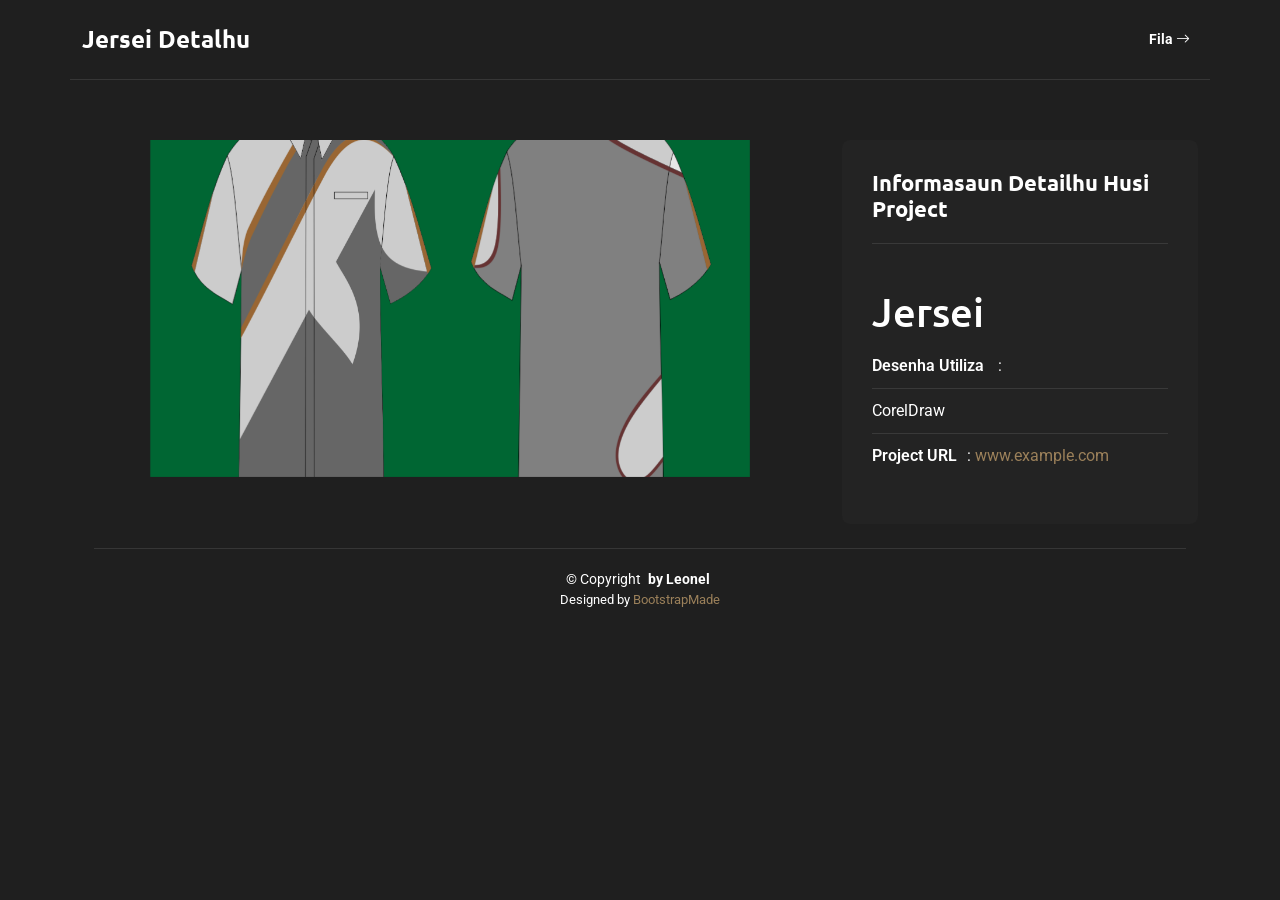
<file: jersei.html>
<!DOCTYPE html>
<html lang="en">

<head>
  <meta charset="utf-8">
  <meta content="width=device-width, initial-scale=1.0" name="viewport">
  <title>Portfollio - Leonel</title>
  <meta name="description" content="">
  <meta name="keywords" content="">

  <!-- Favicons -->
<!-- <link href="assets/img/favicon.png" rel="icon">
  <link href="assets/img/apple-touch-icon.png" rel="apple-touch-icon"> -->

  <!-- Fonts -->
  <link href="https://fonts.googleapis.com" rel="preconnect">
  <link href="https://fonts.gstatic.com" rel="preconnect" crossorigin>
  <link href="https://fonts.googleapis.com/css2?family=Roboto:ital,wght@0,100;0,300;0,400;0,500;0,700;0,900;1,100;1,300;1,400;1,500;1,700;1,900&family=Ubuntu:ital,wght@0,300;0,400;0,500;0,700;1,300;1,400;1,500;1,700&family=Nunito:ital,wght@0,200;0,300;0,400;0,500;0,600;0,700;0,800;0,900;1,200;1,300;1,400;1,500;1,600;1,700;1,800;1,900&display=swap" rel="stylesheet">

  <!-- Vendor CSS Files -->
  <link href="assets/vendor/bootstrap/css/bootstrap.min.css" rel="stylesheet">
  <link href="assets/vendor/bootstrap-icons/bootstrap-icons.css" rel="stylesheet">
  <link href="assets/vendor/aos/aos.css" rel="stylesheet">
  <link href="assets/vendor/glightbox/css/glightbox.min.css" rel="stylesheet">
  <link href="assets/vendor/swiper/swiper-bundle.min.css" rel="stylesheet">

  <!-- Main CSS File -->
  <link href="assets/css/main.css" rel="stylesheet">

  <!-- =======================================================
  * Template Name: SnapFolio
  * Template URL: https://bootstrapmade.com/snapfolio-bootstrap-portfolio-template/
  * Updated: Jun 13 2025 with Bootstrap v5.3.6
  * Author: BootstrapMade.com
  * License: https://bootstrapmade.com/license/
  ======================================================== -->
</head>

<body class="portfolio-details-page">

  <header id="header" class="header dark-background d-flex flex-column justify-content-center">
    <i class="header-toggle d-xl-none bi bi-list"></i>

    <!-- <div class="header-container d-flex flex-column align-items-start">
      <nav id="navmenu" class="navmenu">
        <ul>
          <li><a href="#home"><i class="bi bi-house navicon"></i>Home</a></li>
          <li><a href="#about"><i class="bi bi-person navicon"></i> Konaba</a></li>
          <li><a href="#resume"><i class="bi bi-file-earmark-text navicon"></i> Resumu</a></li>
          <li><a href="#portfolio"><i class="bi bi-images navicon"></i> Projetu</a></li>
          <li><a href="#contact"><i class="bi bi-envelope navicon"></i> Kontaktu</a></li>
        </ul>
      </nav>
    </div> -->
  </header>

  <!-- <main class="main"> -->

    <!-- Page Title -->
    <div class="page-title dark-background">
      <div class="container d-lg-flex justify-content-between align-items-center">
        <h1 class="mb-2 mb-lg-0">Jersei Detalhu</h1>
        <nav class="breadcrumbs">
          <ol>
            <!-- <li><a href="index.html">Home</a></li> -->
            <li><a href="index.html#portfolio" style="color: white; font-weight: bold;">Fila
            <i class="bi bi-arrow-right" style="margin-right:8px;"></i></a></li>
            
             
            <!-- <li class="current">Projetu Details</li> -->
          </ol>
        </nav>
      </div>
    </div><!-- End Page Title -->

    <!-- Portfolio Details Section -->
    <section id="portfolio-details" class="portfolio-details section">

      <div class="container" data-aos="fade-up" data-aos-delay="100">

        <div class="row gy-4">

          <div class="col-lg-8">
            <div class="portfolio-details-slider swiper init-swiper">

              <script type="application/json" class="swiper-config">
                {
                  "loop": true,
                  "speed": 600,
                  "autoplay": {
                    "delay": 5000
                  },
                  "slidesPerView": "auto",
                  "pagination": {
                    "el": ".swiper-pagination",
                    "type": "bullets",
                    "clickable": true
                  }
                }
              </script>

              <div class="swiper-wrapper align-items-center">

                <div class="swiper-slide">
                  <img src="assets/img/portfolio/kaus.png" alt="Portfolio Image" class="img-fluid" loading="lazy">
                </div>

              </div>
              <div class="swiper-pagination"></div>
            </div>
          </div>
          <div class="col-lg-4">
            <div class="portfolio-info" data-aos="fade-left" data-aos-delay="200">
              <h3>Informasaun Detailhu Husi Project</h3>
              <br>
              <h1>Jersei</h1>
              <ul>
                <li><strong>Desenha Utiliza</strong> : </li>
                  <!-- <li>Insckape</li> -->
                  <li>CorelDraw</li>
                  <!-- <li>AdobePhotoshop</li> -->
                <li><strong>Project URL</strong>: <a href="#" target="_blank">www.example.com</a></li>
              </ul>
            </div>
          </div>
      <br>
      <footer id="footer" class="footer position-relative">
        <div class="container">
          <div class="copyright text-center ">
            <p>© <span>Copyright</span> <strong class="px-1 sitename">by Leonel</strong></p>
          </div>
          <div class="credits">
            <!-- All the links in the footer should remain intact. -->
            <!-- You can delete the links only if you've purchased the pro version. -->
            <!-- Licensing information: https://bootstrapmade.com/license/ -->
            <!-- Purchase the pro version with working PHP/AJAX contact form: [buy-url] -->
            Designed by <a href="https://bootstrapmade.com/">BootstrapMade</a>
          </div>
        </div>
      </footer>
    </section><!-- /Portfolio Details Section -->
  </main>



  <!-- Scroll Top -->
  <a href="#" id="scroll-top" class="scroll-top d-flex align-items-center justify-content-center"><i class="bi bi-arrow-up-short"></i></a>

  <!-- Preloader -->
  <div id="preloader"></div>

  <!-- Vendor JS Files -->
  <script src="assets/vendor/bootstrap/js/bootstrap.bundle.min.js"></script>
  <script src="assets/vendor/php-email-form/validate.js"></script>
  <script src="assets/vendor/aos/aos.js"></script>
  <script src="assets/vendor/typed.js/typed.umd.js"></script>
  <script src="assets/vendor/purecounter/purecounter_vanilla.js"></script>
  <script src="assets/vendor/waypoints/noframework.waypoints.js"></script>
  <script src="assets/vendor/isotope-layout/isotope.pkgd.min.js"></script>
  <script src="assets/vendor/imagesloaded/imagesloaded.pkgd.min.js"></script>
  <script src="assets/vendor/glightbox/js/glightbox.min.js"></script>
  <script src="assets/vendor/swiper/swiper-bundle.min.js"></script>

  <!-- Main JS File -->
  <script src="assets/js/main.js"></script>

</body>

</html>
</file>
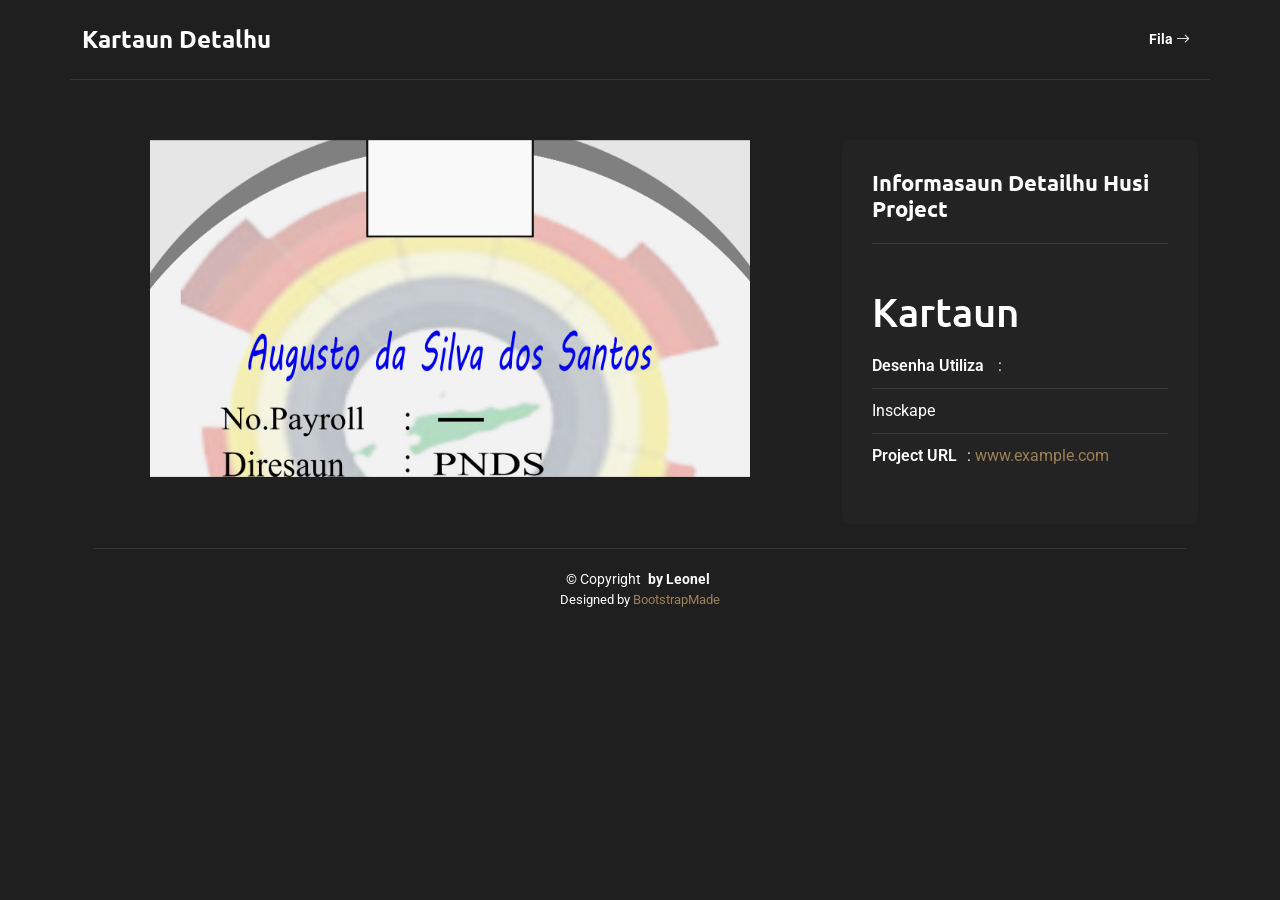
<file: kartaun.html>
<!DOCTYPE html>
<html lang="en">

<head>
  <meta charset="utf-8">
  <meta content="width=device-width, initial-scale=1.0" name="viewport">
  <title>Portfollio - Leonel</title>
  <meta name="description" content="">
  <meta name="keywords" content="">

  <!-- Favicons -->
<!-- <link href="assets/img/favicon.png" rel="icon">
  <link href="assets/img/apple-touch-icon.png" rel="apple-touch-icon"> -->

  <!-- Fonts -->
  <link href="https://fonts.googleapis.com" rel="preconnect">
  <link href="https://fonts.gstatic.com" rel="preconnect" crossorigin>
  <link href="https://fonts.googleapis.com/css2?family=Roboto:ital,wght@0,100;0,300;0,400;0,500;0,700;0,900;1,100;1,300;1,400;1,500;1,700;1,900&family=Ubuntu:ital,wght@0,300;0,400;0,500;0,700;1,300;1,400;1,500;1,700&family=Nunito:ital,wght@0,200;0,300;0,400;0,500;0,600;0,700;0,800;0,900;1,200;1,300;1,400;1,500;1,600;1,700;1,800;1,900&display=swap" rel="stylesheet">

  <!-- Vendor CSS Files -->
  <link href="assets/vendor/bootstrap/css/bootstrap.min.css" rel="stylesheet">
  <link href="assets/vendor/bootstrap-icons/bootstrap-icons.css" rel="stylesheet">
  <link href="assets/vendor/aos/aos.css" rel="stylesheet">
  <link href="assets/vendor/glightbox/css/glightbox.min.css" rel="stylesheet">
  <link href="assets/vendor/swiper/swiper-bundle.min.css" rel="stylesheet">

  <!-- Main CSS File -->
  <link href="assets/css/main.css" rel="stylesheet">

  <!-- =======================================================
  * Template Name: SnapFolio
  * Template URL: https://bootstrapmade.com/snapfolio-bootstrap-portfolio-template/
  * Updated: Jun 13 2025 with Bootstrap v5.3.6
  * Author: BootstrapMade.com
  * License: https://bootstrapmade.com/license/
  ======================================================== -->
</head>

<body class="portfolio-details-page">

  <header id="header" class="header dark-background d-flex flex-column justify-content-center">
    <i class="header-toggle d-xl-none bi bi-list"></i>

    <!-- <div class="header-container d-flex flex-column align-items-start">
      <nav id="navmenu" class="navmenu">
        <ul>
          <li><a href="#home"><i class="bi bi-house navicon"></i>Home</a></li>
          <li><a href="#about"><i class="bi bi-person navicon"></i> Konaba</a></li>
          <li><a href="#resume"><i class="bi bi-file-earmark-text navicon"></i> Resumu</a></li>
          <li><a href="#portfolio"><i class="bi bi-images navicon"></i> Projetu</a></li>
          <li><a href="#contact"><i class="bi bi-envelope navicon"></i> Kontaktu</a></li>
        </ul>
      </nav>
    </div> -->
  </header>

  <!-- <main class="main"> -->

    <!-- Page Title -->
    <div class="page-title dark-background">
      <div class="container d-lg-flex justify-content-between align-items-center">
        <h1 class="mb-2 mb-lg-0">Kartaun Detalhu</h1>
        <nav class="breadcrumbs">
          <ol>
            <!-- <li><a href="index.html">Home</a></li> -->
            <li><a href="index.html#portfolio" style="color: white; font-weight: bold;">Fila
            <i class="bi bi-arrow-right" style="margin-right:8px;"></i></a></li>
            
             
            <!-- <li class="current">Projetu Details</li> -->
          </ol>
        </nav>
      </div>
    </div><!-- End Page Title -->

    <!-- Portfolio Details Section -->
    <section id="portfolio-details" class="portfolio-details section">

      <div class="container" data-aos="fade-up" data-aos-delay="100">

        <div class="row gy-4">

          <div class="col-lg-8">
            <div class="portfolio-details-slider swiper init-swiper">

              <script type="application/json" class="swiper-config">
                {
                  "loop": true,
                  "speed": 600,
                  "autoplay": {
                    "delay": 5000
                  },
                  "slidesPerView": "auto",
                  "pagination": {
                    "el": ".swiper-pagination",
                    "type": "bullets",
                    "clickable": true
                  }
                }
              </script>

              <div class="swiper-wrapper align-items-center">

                <div class="swiper-slide">
                  <img src="assets/img/portfolio/kartaun (27).png" alt="Portfolio Image" class="img-fluid" loading="lazy">
                </div>

              </div>
              <div class="swiper-pagination"></div>
            </div>
          </div>
          <div class="col-lg-4">
            <div class="portfolio-info" data-aos="fade-left" data-aos-delay="200">
              <h3>Informasaun Detailhu Husi Project</h3>
              <br>
              <h1>Kartaun</h1>
              <ul>
                <li><strong>Desenha Utiliza</strong> : </li>
                  <li>Insckape</li>
                  <!-- <li>CorelDraw</li>
                  <li>AdobePhotoshop</li> -->
                <li><strong>Project URL</strong>: <a href="#" target="_blank">www.example.com</a></li>
              </ul>
            </div>
          </div>

          <!-- <div class="col-lg-12">
            <div class="portfolio-description" data-aos="fade-up" data-aos-delay="300">
              <h2>Project Overview</h2>
              <p>
                Autem ipsum nam porro corporis rerum. Quis eos dolorem eos itaque inventore commodi labore quia quia. Exercitationem repudiandae officiis neque suscipit non officia eaque itaque enim. Voluptatem officia accusantium nesciunt est omnis tempora consectetur dignissimos. Sequi nulla at esse enim cum deserunt eius.
              </p>
              <p>
                Amet consequatur qui dolore veniam voluptatem voluptatem sit. Non aspernatur atque natus ut cum nam et. Praesentium error dolores rerum minus sequi quia veritatis eum. Eos et doloribus doloremque nesciunt molestiae laboriosam.
              </p>

              <div class="features mt-4">
                <h3>Key Features</h3>
                <div class="row gy-3">
                  <div class="col-md-6">
                    <div class="feature-item" data-aos="fade-up" data-aos-delay="400">
                      <i class="bi bi-check-circle-fill"></i>
                      <h4>Responsive Design</h4>
                      <p>Voluptatum deleniti atque corrupti quos dolores et quas molestias excepturi sint occaecati cupiditate non provident</p>
                    </div>
                  </div>

                  <div class="col-md-6">
                    <div class="feature-item" data-aos="fade-up" data-aos-delay="500">
                      <i class="bi bi-shield-check"></i>
                      <h4>Advanced Security</h4>
                      <p>Minim veniam, quis nostrud exercitation ullamco laboris nisi ut aliquip ex ea commodo consequat tarad limino ata</p>
                    </div>
                  </div>

                  <div class="col-md-6">
                    <div class="feature-item" data-aos="fade-up" data-aos-delay="600">
                      <i class="bi bi-graph-up"></i>
                      <h4>Performance Optimization</h4>
                      <p>Duis aute irure dolor in reprehenderit in voluptate velit esse cillum dolore eu fugiat nulla pariatur</p>
                    </div>
                  </div>

                  <div class="col-md-6">
                    <div class="feature-item" data-aos="fade-up" data-aos-delay="700">
                      <i class="bi bi-gear"></i>
                      <h4>Easy Integration</h4>
                      <p>Excepteur sint occaecat cupidatat non proident, sunt in culpa qui officia deserunt mollit anim id est laborum</p>
                    </div>
                  </div>
                </div>
              </div>
            </div>
          </div>

        </div>
      </div> -->
      <br>
      <footer id="footer" class="footer position-relative">
        <div class="container">
          <div class="copyright text-center ">
            <p>© <span>Copyright</span> <strong class="px-1 sitename">by Leonel</strong></p>
          </div>
          <div class="credits">
            <!-- All the links in the footer should remain intact. -->
            <!-- You can delete the links only if you've purchased the pro version. -->
            <!-- Licensing information: https://bootstrapmade.com/license/ -->
            <!-- Purchase the pro version with working PHP/AJAX contact form: [buy-url] -->
            Designed by <a href="https://bootstrapmade.com/">BootstrapMade</a>
          </div>
        </div>
      </footer>
    </section><!-- /Portfolio Details Section -->
  </main>



  <!-- Scroll Top -->
  <a href="#" id="scroll-top" class="scroll-top d-flex align-items-center justify-content-center"><i class="bi bi-arrow-up-short"></i></a>

  <!-- Preloader -->
  <div id="preloader"></div>

  <!-- Vendor JS Files -->
  <script src="assets/vendor/bootstrap/js/bootstrap.bundle.min.js"></script>
  <script src="assets/vendor/php-email-form/validate.js"></script>
  <script src="assets/vendor/aos/aos.js"></script>
  <script src="assets/vendor/typed.js/typed.umd.js"></script>
  <script src="assets/vendor/purecounter/purecounter_vanilla.js"></script>
  <script src="assets/vendor/waypoints/noframework.waypoints.js"></script>
  <script src="assets/vendor/isotope-layout/isotope.pkgd.min.js"></script>
  <script src="assets/vendor/imagesloaded/imagesloaded.pkgd.min.js"></script>
  <script src="assets/vendor/glightbox/js/glightbox.min.js"></script>
  <script src="assets/vendor/swiper/swiper-bundle.min.js"></script>

  <!-- Main JS File -->
  <script src="assets/js/main.js"></script>

</body>

</html>
</file>
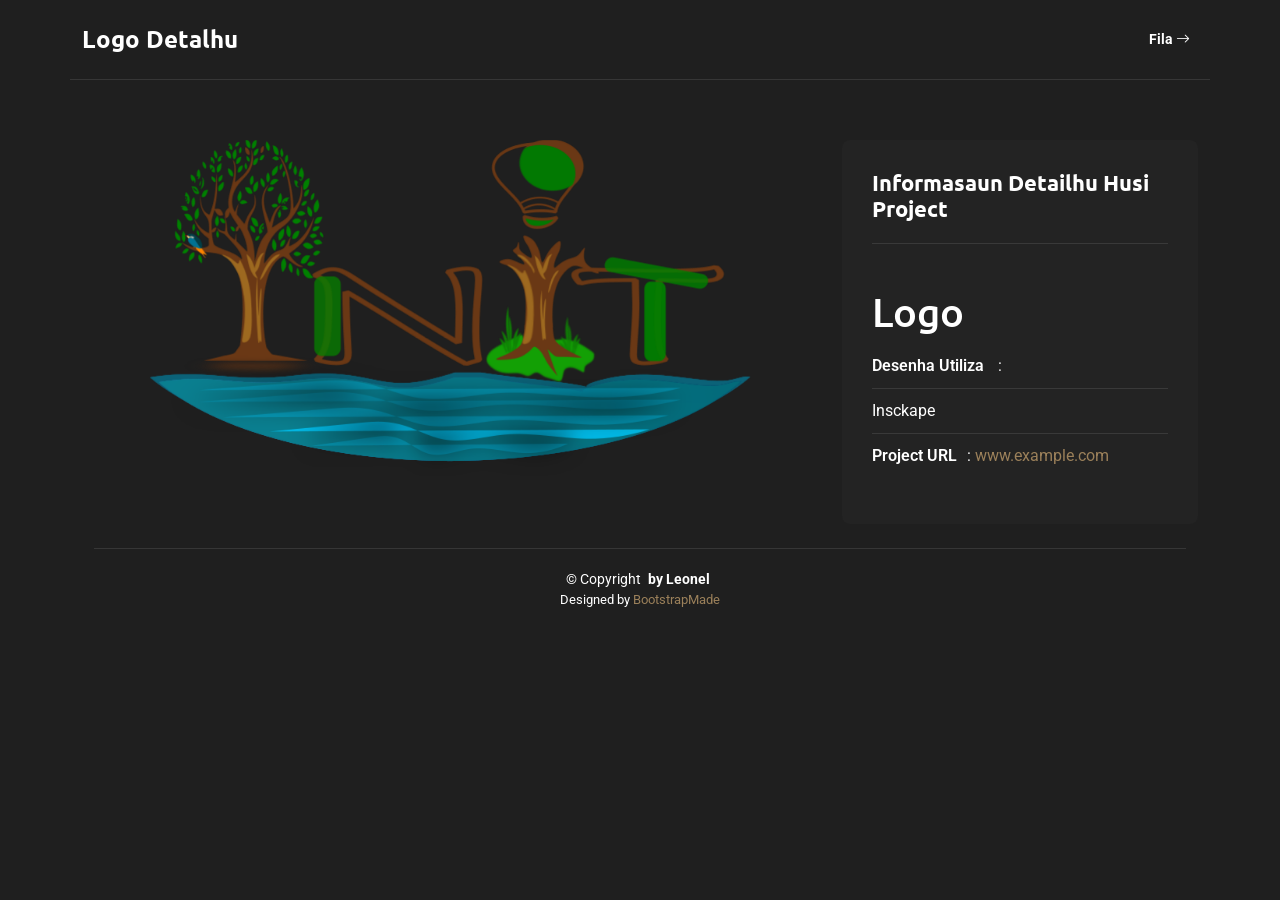
<file: logo.html>
<!DOCTYPE html>
<html lang="en">

<head>
  <meta charset="utf-8">
  <meta content="width=device-width, initial-scale=1.0" name="viewport">
  <title>Portfollio - Leonel</title>
  <meta name="description" content="">
  <meta name="keywords" content="">

  <!-- Favicons -->
<!-- <link href="assets/img/favicon.png" rel="icon">
  <link href="assets/img/apple-touch-icon.png" rel="apple-touch-icon"> -->

  <!-- Fonts -->
  <link href="https://fonts.googleapis.com" rel="preconnect">
  <link href="https://fonts.gstatic.com" rel="preconnect" crossorigin>
  <link href="https://fonts.googleapis.com/css2?family=Roboto:ital,wght@0,100;0,300;0,400;0,500;0,700;0,900;1,100;1,300;1,400;1,500;1,700;1,900&family=Ubuntu:ital,wght@0,300;0,400;0,500;0,700;1,300;1,400;1,500;1,700&family=Nunito:ital,wght@0,200;0,300;0,400;0,500;0,600;0,700;0,800;0,900;1,200;1,300;1,400;1,500;1,600;1,700;1,800;1,900&display=swap" rel="stylesheet">

  <!-- Vendor CSS Files -->
  <link href="assets/vendor/bootstrap/css/bootstrap.min.css" rel="stylesheet">
  <link href="assets/vendor/bootstrap-icons/bootstrap-icons.css" rel="stylesheet">
  <link href="assets/vendor/aos/aos.css" rel="stylesheet">
  <link href="assets/vendor/glightbox/css/glightbox.min.css" rel="stylesheet">
  <link href="assets/vendor/swiper/swiper-bundle.min.css" rel="stylesheet">

  <!-- Main CSS File -->
  <link href="assets/css/main.css" rel="stylesheet">

  <!-- =======================================================
  * Template Name: SnapFolio
  * Template URL: https://bootstrapmade.com/snapfolio-bootstrap-portfolio-template/
  * Updated: Jun 13 2025 with Bootstrap v5.3.6
  * Author: BootstrapMade.com
  * License: https://bootstrapmade.com/license/
  ======================================================== -->
</head>

<body class="portfolio-details-page">

  <header id="header" class="header dark-background d-flex flex-column justify-content-center">
    <i class="header-toggle d-xl-none bi bi-list"></i>

    <!-- <div class="header-container d-flex flex-column align-items-start">
      <nav id="navmenu" class="navmenu">
        <ul>
          <li><a href="#home"><i class="bi bi-house navicon"></i>Home</a></li>
          <li><a href="#about"><i class="bi bi-person navicon"></i> Konaba</a></li>
          <li><a href="#resume"><i class="bi bi-file-earmark-text navicon"></i> Resumu</a></li>
          <li><a href="#portfolio"><i class="bi bi-images navicon"></i> Projetu</a></li>
          <li><a href="#contact"><i class="bi bi-envelope navicon"></i> Kontaktu</a></li>
        </ul>
      </nav>
    </div> -->
  </header>

  <!-- <main class="main"> -->

    <!-- Page Title -->
    <div class="page-title dark-background">
      <div class="container d-lg-flex justify-content-between align-items-center">
        <h1 class="mb-2 mb-lg-0">Logo Detalhu</h1>
        <nav class="breadcrumbs">
          <ol>
            <!-- <li><a href="index.html">Home</a></li> -->
            <li><a href="index.html#portfolio" style="color: white; font-weight: bold;">Fila
            <i class="bi bi-arrow-right" style="margin-right:8px;"></i></a></li>
            
             
            <!-- <li class="current">Projetu Details</li> -->
          </ol>
        </nav>
      </div>
    </div><!-- End Page Title -->

    <!-- Portfolio Details Section -->
    <section id="portfolio-details" class="portfolio-details section">

      <div class="container" data-aos="fade-up" data-aos-delay="100">

        <div class="row gy-4">

          <div class="col-lg-8">
            <div class="portfolio-details-slider swiper init-swiper">

              <script type="application/json" class="swiper-config">
                {
                  "loop": true,
                  "speed": 600,
                  "autoplay": {
                    "delay": 5000
                  },
                  "slidesPerView": "auto",
                  "pagination": {
                    "el": ".swiper-pagination",
                    "type": "bullets",
                    "clickable": true
                  }
                }
              </script>

              <div class="swiper-wrapper align-items-center">

                <div class="swiper-slide">
                  <img src="assets/img/portfolio/INIT PURO.png" alt="Portfolio Image" class="img-fluid" loading="lazy">
                </div>

              </div>
              <div class="swiper-pagination"></div>
            </div>
          </div>
          <div class="col-lg-4">
            <div class="portfolio-info" data-aos="fade-left" data-aos-delay="200">
              <h3>Informasaun Detailhu Husi Project</h3>
              <br>
              <h1>Logo</h1>
              <ul>
                <li><strong>Desenha Utiliza</strong> : </li>
                  <li>Insckape</li>
                  <!-- <li>CorelDraw</li>
                  <li>AdobePhotoshop</li> -->
                <li><strong>Project URL</strong>: <a href="#" target="_blank">www.example.com</a></li>
              </ul>
            </div>
          </div>
      <br>
      <footer id="footer" class="footer position-relative">
        <div class="container">
          <div class="copyright text-center ">
            <p>© <span>Copyright</span> <strong class="px-1 sitename">by Leonel</strong></p>
          </div>
          <div class="credits">
            <!-- All the links in the footer should remain intact. -->
            <!-- You can delete the links only if you've purchased the pro version. -->
            <!-- Licensing information: https://bootstrapmade.com/license/ -->
            <!-- Purchase the pro version with working PHP/AJAX contact form: [buy-url] -->
            Designed by <a href="https://bootstrapmade.com/">BootstrapMade</a>
          </div>
        </div>
      </footer>
    </section><!-- /Portfolio Details Section -->
  </main>



  <!-- Scroll Top -->
  <a href="#" id="scroll-top" class="scroll-top d-flex align-items-center justify-content-center"><i class="bi bi-arrow-up-short"></i></a>

  <!-- Preloader -->
  <div id="preloader"></div>

  <!-- Vendor JS Files -->
  <script src="assets/vendor/bootstrap/js/bootstrap.bundle.min.js"></script>
  <script src="assets/vendor/php-email-form/validate.js"></script>
  <script src="assets/vendor/aos/aos.js"></script>
  <script src="assets/vendor/typed.js/typed.umd.js"></script>
  <script src="assets/vendor/purecounter/purecounter_vanilla.js"></script>
  <script src="assets/vendor/waypoints/noframework.waypoints.js"></script>
  <script src="assets/vendor/isotope-layout/isotope.pkgd.min.js"></script>
  <script src="assets/vendor/imagesloaded/imagesloaded.pkgd.min.js"></script>
  <script src="assets/vendor/glightbox/js/glightbox.min.js"></script>
  <script src="assets/vendor/swiper/swiper-bundle.min.js"></script>

  <!-- Main JS File -->
  <script src="assets/js/main.js"></script>

</body>

</html>
</file>
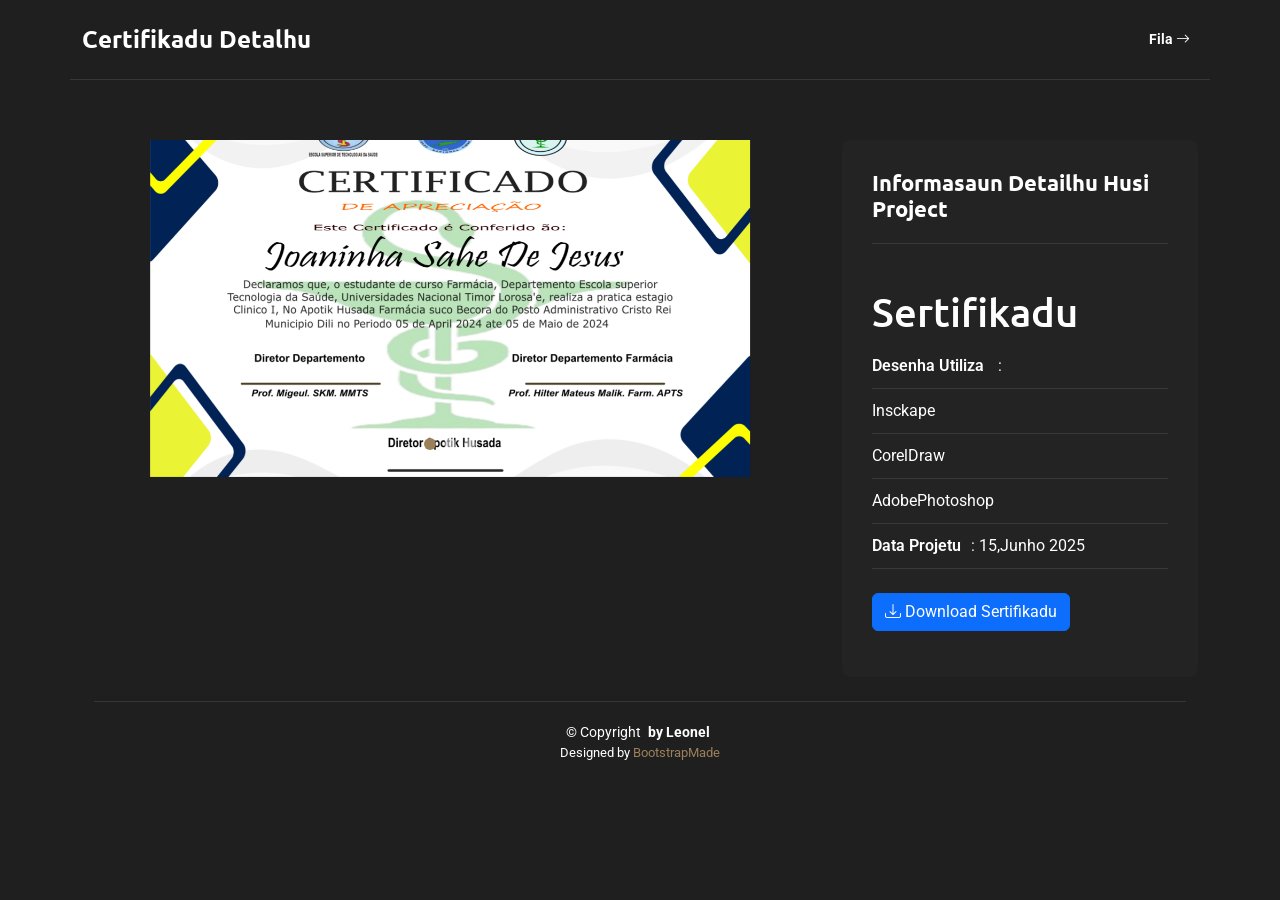
<file: portfolio-details.html>
<!DOCTYPE html>
<html lang="en">

<head>
  <meta charset="utf-8">
  <meta content="width=device-width, initial-scale=1.0" name="viewport">
  <title>Portfollio - Leonel</title>
  <meta name="description" content="">
  <meta name="keywords" content="">

  <!-- Favicons -->
<!-- <link href="assets/img/favicon.png" rel="icon">
  <link href="assets/img/apple-touch-icon.png" rel="apple-touch-icon"> -->

  <!-- Fonts -->
  <link href="https://fonts.googleapis.com" rel="preconnect">
  <link href="https://fonts.gstatic.com" rel="preconnect" crossorigin>
  <link href="https://fonts.googleapis.com/css2?family=Roboto:ital,wght@0,100;0,300;0,400;0,500;0,700;0,900;1,100;1,300;1,400;1,500;1,700;1,900&family=Ubuntu:ital,wght@0,300;0,400;0,500;0,700;1,300;1,400;1,500;1,700&family=Nunito:ital,wght@0,200;0,300;0,400;0,500;0,600;0,700;0,800;0,900;1,200;1,300;1,400;1,500;1,600;1,700;1,800;1,900&display=swap" rel="stylesheet">

  <!-- Vendor CSS Files -->
  <link href="assets/vendor/bootstrap/css/bootstrap.min.css" rel="stylesheet">
  <link href="assets/vendor/bootstrap-icons/bootstrap-icons.css" rel="stylesheet">
  <link href="assets/vendor/aos/aos.css" rel="stylesheet">
  <link href="assets/vendor/glightbox/css/glightbox.min.css" rel="stylesheet">
  <link href="assets/vendor/swiper/swiper-bundle.min.css" rel="stylesheet">

  <!-- Main CSS File -->
  <link href="assets/css/main.css" rel="stylesheet">

  <!-- =======================================================
  * Template Name: SnapFolio
  * Template URL: https://bootstrapmade.com/snapfolio-bootstrap-portfolio-template/
  * Updated: Jun 13 2025 with Bootstrap v5.3.6
  * Author: BootstrapMade.com
  * License: https://bootstrapmade.com/license/
  ======================================================== -->
</head>

<body class="portfolio-details-page">

  <header id="header" class="header dark-background d-flex flex-column justify-content-center">
    <i class="header-toggle d-xl-none bi bi-list"></i>

    <!-- <div class="header-container d-flex flex-column align-items-start">
      <nav id="navmenu" class="navmenu">
        <ul>
          <li><a href="#home"><i class="bi bi-house navicon"></i>Home</a></li>
          <li><a href="#about"><i class="bi bi-person navicon"></i> Konaba</a></li>
          <li><a href="#resume"><i class="bi bi-file-earmark-text navicon"></i> Resumu</a></li>
          <li><a href="#portfolio"><i class="bi bi-images navicon"></i> Projetu</a></li>
          <li><a href="#contact"><i class="bi bi-envelope navicon"></i> Kontaktu</a></li>
        </ul>
      </nav>
    </div> -->
  </header>

  <!-- <main class="main"> -->

    <!-- Page Title -->
    <div class="page-title dark-background">
      <div class="container d-lg-flex justify-content-between align-items-center">
        <h1 class="mb-2 mb-lg-0">Certifikadu Detalhu</h1>
        <nav class="breadcrumbs">
          <ol>
            <!-- <li><a href="index.html">Home</a></li> -->
            <li><a href="index.html#portfolio" style="color: white; font-weight: bold;">Fila
            <i class="bi bi-arrow-right" style="margin-right:8px;"></i></a></li>
            
             
            <!-- <li class="current">Projetu Details</li> -->
          </ol>
        </nav>
      </div>
    </div><!-- End Page Title -->

    <!-- Portfolio Details Section -->
    <section id="portfolio-details" class="portfolio-details section">

      <div class="container" data-aos="fade-up" data-aos-delay="100">

        <div class="row gy-4">

          <div class="col-lg-8">
            <div class="portfolio-details-slider swiper init-swiper">

              <script type="application/json" class="swiper-config">
                {
                  "loop": true,
                  "speed": 600,
                  "autoplay": {
                    "delay": 5000
                  },
                  "slidesPerView": "auto",
                  "pagination": {
                    "el": ".swiper-pagination",
                    "type": "bullets",
                    "clickable": true
                  }
                }
              </script>

              <div class="swiper-wrapper align-items-center">

                <div class="swiper-slide">
                  <img src="assets/img/portfolio/Sertificate.nani5.png" alt="Portfolio Image" class="img-fluid" loading="lazy">
                </div>

                <div class="swiper-slide">
                  <img src="assets/img/portfolio/Certificate.png" alt="Portfolio Image" class="img-fluid" loading="lazy">
                </div>

                <div class="swiper-slide">
                  <img src="assets/img/portfolio/Certifikate.png" alt="Portfolio Image" class="img-fluid" loading="lazy">
                </div>

              </div>
              <div class="swiper-pagination"></div>
            </div>
          </div>

          <div class="col-lg-4">
            <div class="portfolio-info" data-aos="fade-left" data-aos-delay="200">
              <h3>Informasaun Detailhu Husi Project</h3>
              <br>
              <h1>Sertifikadu</h1>
              <ul>
                <li><strong>Desenha Utiliza</strong> : </li>
                  <li>Insckape</li>
                  <li>CorelDraw</li>
                  <li>AdobePhotoshop</li>
                <!-- <li><strong>Client</strong>: Victoria Technologies</li> -->
                <li><strong>Data Projetu</strong>: 15,Junho 2025</li>
                <br>
                <a href="assets/img/portfolio/Certificate.png" class="btn btn-primary">
                  <i class="bi bi-download"></i>
                  Download Sertifikadu
                </a>
              </ul>
            </div>
          </div>

          <!-- <div class="col-lg-12">
            <div class="portfolio-description" data-aos="fade-up" data-aos-delay="300">
              <h2>Project Overview</h2>
              <p>
                Autem ipsum nam porro corporis rerum. Quis eos dolorem eos itaque inventore commodi labore quia quia. Exercitationem repudiandae officiis neque suscipit non officia eaque itaque enim. Voluptatem officia accusantium nesciunt est omnis tempora consectetur dignissimos. Sequi nulla at esse enim cum deserunt eius.
              </p>
              <p>
                Amet consequatur qui dolore veniam voluptatem voluptatem sit. Non aspernatur atque natus ut cum nam et. Praesentium error dolores rerum minus sequi quia veritatis eum. Eos et doloribus doloremque nesciunt molestiae laboriosam.
              </p>

              <div class="features mt-4">
                <h3>Key Features</h3>
                <div class="row gy-3">
                  <div class="col-md-6">
                    <div class="feature-item" data-aos="fade-up" data-aos-delay="400">
                      <i class="bi bi-check-circle-fill"></i>
                      <h4>Responsive Design</h4>
                      <p>Voluptatum deleniti atque corrupti quos dolores et quas molestias excepturi sint occaecati cupiditate non provident</p>
                    </div>
                  </div>

                  <div class="col-md-6">
                    <div class="feature-item" data-aos="fade-up" data-aos-delay="500">
                      <i class="bi bi-shield-check"></i>
                      <h4>Advanced Security</h4>
                      <p>Minim veniam, quis nostrud exercitation ullamco laboris nisi ut aliquip ex ea commodo consequat tarad limino ata</p>
                    </div>
                  </div>

                  <div class="col-md-6">
                    <div class="feature-item" data-aos="fade-up" data-aos-delay="600">
                      <i class="bi bi-graph-up"></i>
                      <h4>Performance Optimization</h4>
                      <p>Duis aute irure dolor in reprehenderit in voluptate velit esse cillum dolore eu fugiat nulla pariatur</p>
                    </div>
                  </div>

                  <div class="col-md-6">
                    <div class="feature-item" data-aos="fade-up" data-aos-delay="700">
                      <i class="bi bi-gear"></i>
                      <h4>Easy Integration</h4>
                      <p>Excepteur sint occaecat cupidatat non proident, sunt in culpa qui officia deserunt mollit anim id est laborum</p>
                    </div>
                  </div>
                </div>
              </div>
            </div>
          </div>

        </div>
      </div> -->
      <br>
      <footer id="footer" class="footer position-relative">
        <div class="container">
          <div class="copyright text-center ">
            <p>© <span>Copyright</span> <strong class="px-1 sitename">by Leonel</strong></p>
          </div>
          <div class="credits">
            <!-- All the links in the footer should remain intact. -->
            <!-- You can delete the links only if you've purchased the pro version. -->
            <!-- Licensing information: https://bootstrapmade.com/license/ -->
            <!-- Purchase the pro version with working PHP/AJAX contact form: [buy-url] -->
            Designed by <a href="https://bootstrapmade.com/">BootstrapMade</a>
          </div>
        </div>
      </footer>
    </section><!-- /Portfolio Details Section -->
  </main>



  <!-- Scroll Top -->
  <a href="#" id="scroll-top" class="scroll-top d-flex align-items-center justify-content-center"><i class="bi bi-arrow-up-short"></i></a>

  <!-- Preloader -->
  <div id="preloader"></div>

  <!-- Vendor JS Files -->
  <script src="assets/vendor/bootstrap/js/bootstrap.bundle.min.js"></script>
  <script src="assets/vendor/php-email-form/validate.js"></script>
  <script src="assets/vendor/aos/aos.js"></script>
  <script src="assets/vendor/typed.js/typed.umd.js"></script>
  <script src="assets/vendor/purecounter/purecounter_vanilla.js"></script>
  <script src="assets/vendor/waypoints/noframework.waypoints.js"></script>
  <script src="assets/vendor/isotope-layout/isotope.pkgd.min.js"></script>
  <script src="assets/vendor/imagesloaded/imagesloaded.pkgd.min.js"></script>
  <script src="assets/vendor/glightbox/js/glightbox.min.js"></script>
  <script src="assets/vendor/swiper/swiper-bundle.min.js"></script>

  <!-- Main JS File -->
  <script src="assets/js/main.js"></script>

</body>

</html>
</file>
<file: assets/css/main.css>
/**
* Template Name: SnapFolio
* Template URL: https://bootstrapmade.com/snapfolio-bootstrap-portfolio-template/
* Updated: Jun 13 2025 with Bootstrap v5.3.6
* Author: BootstrapMade.com
* License: https://bootstrapmade.com/license/
*/

/*--------------------------------------------------------------
# Font & Color Variables
# Help: https://bootstrapmade.com/color-system/
--------------------------------------------------------------*/
/* Fonts */
/* * {
  box-sizing: border-box;
  background-color: #330c70;
} */
:root {
  --default-font: "Roboto",  system-ui, -apple-system, "Segoe UI", Roboto, "Helvetica Neue", Arial, "Noto Sans", "Liberation Sans", sans-serif, "Apple Color Emoji", "Segoe UI Emoji", "Segoe UI Symbol", "Noto Color Emoji";
  --heading-font: "Ubuntu",  sans-serif;
  --nav-font: "Nunito",  sans-serif;
}

/* Global Colors - The following color variables are used throughout the website. Updating them here will change the color scheme of the entire website */
:root { 
  --background-color: #1f1f1f; /* Background color for the entire website, including individual sections */
  --default-color: #ffffff; /* Default color used for the majority of the text content across the entire website */
  --heading-color: #ffffff; /* Color for headings, subheadings and title throughout the website */
  --accent-color: #9b805a; /* Accent color that represents your brand on the website. It's used for buttons, links, and other elements that need to stand out */
  --surface-color: #232323; /* The surface color is used as a background of boxed elements within sections, such as cards, icon boxes, or other elements that require a visual separation from the global background. */
  --contrast-color: #ffffff; /* Contrast color for text, ensuring readability against backgrounds of accent, heading, or default colors. */
}

/* Nav Menu Colors - The following color variables are used specifically for the navigation menu. They are separate from the global colors to allow for more customization options */
:root {
  --nav-color: #ffffff;  /* The default color of the main navmenu links */
  --nav-hover-color: #9b805a; /* Applied to main navmenu links when they are hovered over or active */
  --nav-mobile-background-color: #393939; /* Used as the background color for mobile navigation menu */
  --nav-dropdown-background-color: #393939; /* Used as the background color for dropdown items that appear when hovering over primary navigation items */
  --nav-dropdown-color: #ffffff; /* Used for navigation links of the dropdown items in the navigation menu. */
  --nav-dropdown-hover-color: #9b805a; /* Similar to --nav-hover-color, this color is applied to dropdown navigation links when they are hovered over. */
}

/* Color Presets - These classes override global colors when applied to any section or element, providing reuse of the sam color scheme. */

.light-background {
  --background-color: #2c2c2c;
  --surface-color: #323232;
}

.dark-background {
  --background-color: #040b14;
  --default-color: #ffffff;
  --heading-color: #ffffff;
  --surface-color: #151f2b;
  --contrast-color: #ffffff;
}

/* Smooth scroll */
:root {
  scroll-behavior: smooth;
}

/*--------------------------------------------------------------
# General Styling & Shared Classes
--------------------------------------------------------------*/
body {
  color: var(--default-color);
  background-color: var(--background-color);
  font-family: var(--default-font);
}

a {
  color: var(--accent-color);
  text-decoration: none;
  transition: 0.3s;
}

a:hover {
  color: color-mix(in srgb, var(--accent-color), transparent 25%);
  text-decoration: none;
}

h1,
h2,
h3,
h4,
h5,
h6 {
  color: var(--heading-color);
  font-family: var(--heading-font);
}

/* PHP Email Form Messages
------------------------------*/
.php-email-form .error-message {
  display: none;
  background: #df1529;
  color: #ffffff;
  text-align: left;
  padding: 15px;
  margin-bottom: 24px;
  font-weight: 600;
}

.php-email-form .sent-message {
  display: none;
  color: #ffffff;
  background: #059652;
  text-align: center;
  padding: 15px;
  margin-bottom: 24px;
  font-weight: 600;
}

.php-email-form .loading {
  display: none;
  background: var(--surface-color);
  text-align: center;
  padding: 15px;
  margin-bottom: 24px;
}

.php-email-form .loading:before {
  content: "";
  display: inline-block;
  border-radius: 50%;
  width: 24px;
  height: 24px;
  margin: 0 10px -6px 0;
  border: 3px solid var(--accent-color);
  border-top-color: var(--surface-color);
  animation: php-email-form-loading 1s linear infinite;
}

@keyframes php-email-form-loading {
  0% {
    transform: rotate(0deg);
  }

  100% {
    transform: rotate(360deg);
  }
}

/*--------------------------------------------------------------
# Global Header
--------------------------------------------------------------*/
.header {
  --background-color: #1b1b1b;
  color: var(--default-color);
  position: fixed;
  top: 0;
  left: 0;
  bottom: 0;
  padding: 0 15px;
  width: 300px;
  transition: all ease-in-out 0.3s;
  overflow-y: auto;
  z-index: 997;
}

.header .header-container {
  border-radius: 20px;
  padding: 15px;
  background-color: var(--background-color);
  border: 1px solid color-mix(in srgb, var(--default-color), transparent 80%);
}

.header .social-links {
  margin: 0 0 10px 0;
}

.header .social-links a {
  font-size: 16px;
  display: inline-flex;
  align-items: center;
  justify-content: center;
  background: color-mix(in srgb, var(--default-color), transparent 90%);
  color: var(--default-color);
  margin: 0 2px;
  border-radius: 50%;
  text-align: center;
  width: 40px;
  height: 40px;
  transition: 0.3s;
}

.header .social-links a:hover {
  color: var(--contrast-color);
  background: var(--accent-color);
}

@media (min-width: 1200px) {

  .header~main,
  .header~#footer {
    margin-left: 330px;
  }
}

@media (max-width: 1199px) {
  .header {
    left: -100%;
  }
}

.header.header-show {
  left: 0;
}

.header .header-toggle {
  color: var(--contrast-color);
  background-color: var(--accent-color);
  font-size: 22px;
  display: flex;
  align-items: center;
  justify-content: center;
  width: 40px;
  height: 40px;
  border-radius: 50%;
  cursor: pointer;
  position: fixed;
  top: 15px;
  right: 15px;
  z-index: 9999;
  transition: background-color 0.3s;
}

.header .header-toggle:hover {
  color: var(--contrast-color);
  background-color: color-mix(in srgb, var(--accent-color) 90%, white 15%);
}

/*--------------------------------------------------------------
# Navigation Menu
--------------------------------------------------------------*/
.mobile-nav-toggle {
  display: none;
}

.navmenu {
  padding: 0;
  z-index: 9997;
  width: 100%;
}

.navmenu ul {
  list-style: none;
  padding: 0 0 20px 0;
  margin: 0;
}

.navmenu a,
.navmenu a:focus {
  color: var(--nav-color);
  padding: 15px 10px;
  font-family: var(--nav-font);
  font-size: 16px;
  font-weight: 400;
  display: flex;
  align-items: center;
  white-space: nowrap;
  transition: 0.3s;
  width: 100%;
}

.navmenu a .navicon,
.navmenu a:focus .navicon {
  font-size: 20px;
  margin-right: 10px;
}

.navmenu a .toggle-dropdown,
.navmenu a:focus .toggle-dropdown {
  font-size: 12px;
  line-height: 0;
  margin-left: auto;
  width: 30px;
  height: 30px;
  display: flex;
  align-items: center;
  justify-content: center;
  border-radius: 50%;
  transition: 0.3s;
  flex-shrink: 0;
  background-color: color-mix(in srgb, var(--accent-color), transparent 90%);
}

.navmenu a .toggle-dropdown:hover,
.navmenu a:focus .toggle-dropdown:hover {
  background-color: var(--accent-color);
  color: var(--contrast-color);
}

.navmenu a:hover,
.navmenu .active,
.navmenu .active:focus {
  color: var(--nav-hover-color);
}

.navmenu a:hover .navicon,
.navmenu .active .navicon,
.navmenu .active:focus .navicon {
  color: var(--accent-color);
}

.navmenu .active .toggle-dropdown,
.navmenu .active:focus .toggle-dropdown {
  background-color: var(--accent-color);
  color: var(--contrast-color);
  transform: rotate(180deg);
}

.navmenu .dropdown {
  display: block;
}

.navmenu .dropdown a,
.navmenu .dropdown a:focus {
  color: --nav-dropdown-color;
}

.navmenu .dropdown a:hover,
.navmenu .dropdown .active,
.navmenu .dropdown .active:focus {
  color: var(--nav-dropdown-hover-color);
}

.navmenu .dropdown ul {
  position: static;
  display: none;
  z-index: 99;
  padding: 5px 10px;
  margin: 5px 10px;
  background-color: var(--nav-dropdown-background-color);
  border: 1px solid color-mix(in srgb, var(--default-color), transparent 90%);
  box-shadow: none;
  transition: all 0.5s ease-in-out;
}

.navmenu .dropdown ul ul {
  background-color: rgba(33, 37, 41, 0.1);
}

.navmenu .dropdown>.dropdown-active {
  display: block;
  background-color: rgba(33, 37, 41, 0.03);
}

/*--------------------------------------------------------------
# Global Footer
--------------------------------------------------------------*/
.footer {
  color: var(--default-color);
  background-color: var(--background-color);
  font-size: 14px;
  /* padding: 0 0 40px 0; */
  position: relative;
}

.footer .copyright {
  padding-top: 20px;
  border-top: 1px solid color-mix(in srgb, var(--default-color), transparent 90%);
}

.footer .copyright p {
  margin-bottom: 0;
}

.footer .credits {
  /* margin-top: 4px; */
  font-size: 13px;
  text-align: center;
}

/*--------------------------------------------------------------
# Preloader
--------------------------------------------------------------*/
#preloader {
  position: fixed;
  inset: 0;
  z-index: 999999;
  overflow: hidden;
  background: var(--background-color);
  transition: all 0.6s ease-out;
}

#preloader:before {
  content: "";
  position: fixed;
  top: calc(50% - 30px);
  left: calc(50% - 30px);
  border: 6px solid #ffffff;
  border-color: var(--accent-color) transparent var(--accent-color) transparent;
  border-radius: 50%;
  width: 60px;
  height: 60px;
  animation: animate-preloader 1.5s linear infinite;
}

@keyframes animate-preloader {
  0% {
    transform: rotate(0deg);
  }

  100% {
    transform: rotate(360deg);
  }
}

/*--------------------------------------------------------------
# Scroll Top Button
--------------------------------------------------------------*/
.scroll-top {
  position: fixed;
  visibility: hidden;
  opacity: 0;
  right: 15px;
  bottom: -15px;
  z-index: 99999;
  background-color: var(--accent-color);
  width: 44px;
  height: 44px;
  border-radius: 50px;
  transition: all 0.4s;
}

.scroll-top i {
  font-size: 24px;
  color: var(--contrast-color);
  line-height: 0;
}

.scroll-top:hover {
  background-color: color-mix(in srgb, var(--accent-color), transparent 20%);
  color: var(--contrast-color);
}

.scroll-top.active {
  visibility: visible;
  opacity: 1;
  bottom: 15px;
}

/*--------------------------------------------------------------
# Disable aos animation delay on mobile devices
--------------------------------------------------------------*/
@media screen and (max-width: 768px) {
  [data-aos-delay] {
    transition-delay: 0 !important;
  }
}

/*--------------------------------------------------------------
# Global Page Titles & Breadcrumbs
--------------------------------------------------------------*/
.page-title {
  color: var(--default-color);
  padding: 25px 0 0 0;
  position: relative;
}

.page-title .container {
  border-bottom: 1px solid color-mix(in srgb, var(--default-color), transparent 90%);
  padding-bottom: 25px;
}

.page-title h1 {
  font-size: 24px;
  font-weight: 700;
}

.page-title .breadcrumbs ol {
  display: flex;
  flex-wrap: wrap;
  list-style: none;
  padding: 0;
  margin: 0;
  font-size: 14px;
  font-weight: 400;
}

.page-title .breadcrumbs ol li+li {
  padding-left: 10px;
}

.page-title .breadcrumbs ol li+li::before {
  content: "/";
  display: inline-block;
  padding-right: 10px;
  color: color-mix(in srgb, var(--default-color), transparent 70%);
}

/*--------------------------------------------------------------
# Global Sections
--------------------------------------------------------------*/
section,
.section {
  color: var(--default-color);
  background-color: var(--background-color);
  padding: 60px 0;
  overflow: clip;
}

/*--------------------------------------------------------------
# Global Section Titles
--------------------------------------------------------------*/
.section-title {
  text-align: center;
  padding-bottom: 60px;
  position: relative;
}

.section-title h2 {
  font-size: 32px;
  font-weight: 700;
  position: relative;
}

.section-title h2:before,
.section-title h2:after {
  content: "";
  width: 50px;
  height: 2px;
  background: var(--accent-color);
  display: inline-block;
}

.section-title h2:before {
  margin: 0 15px 10px 0;
}

.section-title h2:after {
  margin: 0 0 10px 15px;
}

.section-title p {
  margin-bottom: 0;
}

/*--------------------------------------------------------------
# Hero Section
--------------------------------------------------------------*/
.hero {
  min-height: 100vh;
  position: relative;
  overflow: hidden;
  display: flex;
  align-items: center;
}

.hero .background-elements {
  position: absolute;
  top: 0;
  left: 0;
  width: 100%;
  height: 100%;
  z-index: 1;
  overflow: hidden;
}

.hero .background-elements .bg-circle {
  position: absolute;
  border-radius: 50%;
  background: linear-gradient(45deg, color-mix(in srgb, var(--accent-color), transparent 90%), color-mix(in srgb, var(--accent-color), transparent 95%));
  animation: float 6s ease-in-out infinite;
}

.hero .background-elements .bg-circle.circle-1 {
  width: 300px;
  height: 300px;
  top: 10%;
  right: 10%;
  animation-delay: 0s;
}

.hero .background-elements .bg-circle.circle-2 {
  width: 200px;
  height: 200px;
  bottom: 20%;
  left: 5%;
  animation-delay: 2s;
}

.hero .hero-content {
  position: relative;
  width: 100%;
  z-index: 2;
}

.hero .container {
  position: relative;
  z-index: 3;
}

.hero .hero-text h1 {
  font-size: 72px;
  font-weight: 800;
  line-height: 1.1;
  margin-bottom: 15px;
  color: var(--heading-color);
}

.hero .hero-text h1 .accent-text {
  color: var(--accent-color);
  position: relative;
}

.hero .hero-text h1 .accent-text::after {
  content: "";
  position: absolute;
  bottom: -5px;
  left: 0;
  width: 100%;
  height: 3px;
  background: linear-gradient(90deg, var(--accent-color), color-mix(in srgb, var(--accent-color), transparent 50%));
}

.hero .hero-text h2 {
  font-size: 32px;
  font-weight: 600;
  color: var(--heading-color);
  margin-bottom: 10px;
}

.hero .hero-text .lead {
  font-size: 24px;
  margin-bottom: 20px;
  color: var(--default-color);
}

.hero .hero-text .lead span {
  color: var(--accent-color);
  font-weight: 600;
  border-bottom: 2px solid var(--accent-color);
  padding-bottom: 2px;
}

.hero .hero-text .description {
  font-size: 18px;
  line-height: 1.6;
  color: color-mix(in srgb, var(--default-color), transparent 20%);
  margin-bottom: 40px;
  max-width: 500px;
}

.hero .hero-actions {
  display: flex;
  gap: 20px;
  margin-bottom: 40px;
  flex-wrap: wrap;
}

.hero .hero-actions .btn {
  padding: 14px 30px;
  font-size: 16px;
  font-weight: 600;
  border-radius: 50px;
  text-decoration: none;
  transition: all 0.3s ease;
  border: 2px solid;
}

.hero .hero-actions .btn.btn-primary {
  background-color: var(--accent-color);
  color: var(--contrast-color);
  border-color: var(--accent-color);
}

.hero .hero-actions .btn.btn-primary:hover {
  background-color: color-mix(in srgb, var(--accent-color), black 10%);
  transform: translateY(-2px);
  box-shadow: 0 8px 25px color-mix(in srgb, var(--accent-color), transparent 70%);
}

.hero .hero-actions .btn.btn-outline {
  background-color: transparent;
  color: var(--accent-color);
  border-color: var(--accent-color);
}

.hero .hero-actions .btn.btn-outline:hover {
  background-color: var(--accent-color);
  color: var(--contrast-color);
  transform: translateY(-2px);
}

.hero .social-links {
  display: flex;
  gap: 20px;
}

.hero .social-links a {
  width: 50px;
  height: 50px;
  display: flex;
  align-items: center;
  justify-content: center;
  background-color: var(--surface-color);
  color: color-mix(in srgb, var(--default-color), transparent 40%);
  border-radius: 50%;
  font-size: 20px;
  transition: all 0.3s ease;
}

.hero .social-links a:hover {
  color: var(--contrast-color);
  background-color: var(--accent-color);
  transform: translateY(-3px);
  box-shadow: 0 8px 25px color-mix(in srgb, var(--accent-color), transparent 70%);
}

.hero .hero-visual {
  display: flex;
  justify-content: center;
  align-items: center;
  height: 100%;
}

.hero .hero-visual .profile-container {
  position: relative;
  width: 400px;
  height: 400px;
}

.hero .hero-visual .profile-container .profile-background {
  position: absolute;
  top: 20px;
  left: 20px;
  width: 100%;
  height: 100%;
  background: linear-gradient(135deg, var(--accent-color), color-mix(in srgb, var(--accent-color), var(--heading-color) 30%));
  border-radius: 30px;
  z-index: 1;
}

.hero .hero-visual .profile-container .profile-image {
  position: relative;
  width: 100%;
  height: 100%;
  object-fit: cover;
  border-radius: 30px;
  z-index: 2;
  box-shadow: 0 20px 40px color-mix(in srgb, var(--default-color), transparent 85%);
}

.hero .hero-visual .profile-container .floating-elements .floating-icon {
  position: absolute;
  width: 60px;
  height: 60px;
  background-color: var(--surface-color);
  border-radius: 50%;
  display: flex;
  align-items: center;
  justify-content: center;
  font-size: 24px;
  color: var(--accent-color);
  box-shadow: 0 8px 25px color-mix(in srgb, var(--default-color), transparent 85%);
  animation: floatIcon 4s ease-in-out infinite;
}

.hero .hero-visual .profile-container .floating-elements .floating-icon.icon-1 {
  top: -10px;
  right: 50px;
  animation-delay: 0s;
}

.hero .hero-visual .profile-container .floating-elements .floating-icon.icon-2 {
  bottom: 80px;
  right: -20px;
  animation-delay: 1s;
}

.hero .hero-visual .profile-container .floating-elements .floating-icon.icon-3 {
  bottom: -10px;
  left: 50px;
  animation-delay: 2s;
}

.hero .hero-visual .profile-container .floating-elements .floating-icon.icon-4 {
  top: 100px;
  left: -20px;
  animation-delay: 3s;
}

@keyframes float {

  0%,
  100% {
    transform: translateY(0px);
  }

  50% {
    transform: translateY(-20px);
  }
}

@keyframes floatIcon {

  0%,
  100% {
    transform: translateY(0px) rotate(0deg);
  }

  50% {
    transform: translateY(-10px) rotate(5deg);
  }
}

@media (max-width: 992px) {
  .hero .hero-text {
    text-align: center;
    margin-bottom: 50px;
  }

  .hero .hero-text h1 {
    font-size: 56px;
  }

  .hero .hero-text h2 {
    font-size: 28px;
  }

  .hero .hero-text .lead {
    font-size: 20px;
  }

  .hero .hero-visual .profile-container {
    width: 350px;
    height: 350px;
  }
}

@media (max-width: 768px) {
  .hero .hero-text h1 {
    font-size: 42px;
  }

  .hero .hero-text h2 {
    font-size: 24px;
  }

  .hero .hero-text .lead {
    font-size: 18px;
  }

  .hero .hero-text .description {
    font-size: 16px;
  }

  .hero .hero-actions {
    justify-content: center;
  }

  .hero .hero-actions .btn {
    padding: 12px 25px;
    font-size: 14px;
  }

  .hero .hero-visual .profile-container {
    width: 300px;
    height: 300px;
  }

  .hero .hero-visual .profile-container .floating-elements .floating-icon {
    width: 50px;
    height: 50px;
    font-size: 20px;
  }

  .hero .background-elements .bg-circle.circle-1 {
    width: 200px;
    height: 200px;
  }

  .hero .background-elements .bg-circle.circle-2 {
    width: 150px;
    height: 150px;
  }

  .hero .background-elements .bg-circle.circle-3 {
    width: 100px;
    height: 100px;
  }
}

/*--------------------------------------------------------------
# About Section
--------------------------------------------------------------*/
.about .profile-card {
  background: linear-gradient(135deg, var(--surface-color) 0%, color-mix(in srgb, var(--surface-color), var(--accent-color) 5%) 100%);
  border-radius: 2rem;
  padding: 2.5rem;
  text-align: center;
  box-shadow: 0 20px 40px rgba(0, 0, 0, 0.08);
  border: 1px solid color-mix(in srgb, var(--accent-color), transparent 90%);
  position: relative;
  overflow: hidden;
}

.about .profile-card::before {
  content: "";
  position: absolute;
  top: 0;
  left: 0;
  right: 0;
  height: 4px;
  background: linear-gradient(90deg, var(--accent-color), color-mix(in srgb, var(--accent-color), var(--heading-color) 30%));
}

@media (max-width: 991px) {
  .about .profile-card {
    margin-bottom: 3rem;
  }
}

.about .profile-header {
  position: relative;
  margin-bottom: 2rem;
}

.about .profile-header .profile-image {
  width: 160px;
  height: 160px;
  margin: 0 auto 1.5rem;
  border-radius: 50%;
  overflow: hidden;
  border: 4px solid var(--accent-color);
  box-shadow: 0 10px 30px rgba(0, 0, 0, 0.15);
}

.about .profile-header .profile-image img {
  width: 100%;
  height: 100%;
  object-fit: cover;
}

.about .profile-header .profile-badge {
  position: absolute;
  bottom: 20px;
  right: calc(50% - 65px);
  width: 32px;
  height: 32px;
  background-color: var(--accent-color);
  border-radius: 50%;
  display: flex;
  align-items: center;
  justify-content: center;
  border: 3px solid var(--surface-color);
}

.about .profile-header .profile-badge i {
  color: var(--contrast-color);
  font-size: 14px;
}

.about .profile-content h3 {
  font-size: 1.5rem;
  font-weight: 700;
  margin-bottom: 0.5rem;
  color: var(--heading-color);
}

.about .profile-content .profession {
  color: var(--accent-color);
  font-weight: 500;
  margin-bottom: 2rem;
}

.about .contact-links {
  display: flex;
  flex-direction: column;
  gap: 1rem;
}

.about .contact-links .contact-item {
  display: flex;
  align-items: center;
  gap: 0.75rem;
  padding: 0.75rem 1rem;
  background-color: color-mix(in srgb, var(--surface-color), var(--background-color) 50%);
  border-radius: 0.75rem;
  text-decoration: none;
  color: var(--default-color);
  transition: all 0.3s;
  border: 1px solid color-mix(in srgb, var(--default-color), transparent 90%);
}

.about .contact-links .contact-item:hover {
  background-color: var(--accent-color);
  color: var(--contrast-color);
  transform: translateY(-2px);
  box-shadow: 0 5px 20px color-mix(in srgb, var(--accent-color), transparent 70%);
}

.about .contact-links .contact-item i {
  font-size: 1rem;
  width: 18px;
}

.about .about-content {
  padding-left: 3rem;
}

@media (max-width: 991px) {
  .about .about-content {
    padding-left: 0;
  }
}

.about .about-content .section-header {
  margin-bottom: 2rem;
}

.about .about-content .section-header .badge-text {
  display: inline-block;
  background: linear-gradient(135deg, var(--accent-color), color-mix(in srgb, var(--accent-color), var(--heading-color) 20%));
  color: var(--contrast-color);
  padding: 0.5rem 1.5rem;
  border-radius: 2rem;
  font-size: 0.875rem;
  font-weight: 600;
  letter-spacing: 0.5px;
  margin-bottom: 1.5rem;
}

.about .about-content .section-header h2 {
  font-size: 2.25rem;
  font-weight: 700;
  line-height: 1.3;
  margin: 0;
}

@media (max-width: 768px) {
  .about .about-content .section-header h2 {
    font-size: 1.875rem;
  }
}

.about .about-content .description {
  margin-bottom: 2.5rem;
}

.about .about-content .description p {
  font-size: 1.1rem;
  line-height: 1.7;
  color: color-mix(in srgb, var(--default-color), transparent 20%);
  margin-bottom: 1.5rem;
}

.about .about-content .description p:last-child {
  margin-bottom: 0;
}

.about .stats-grid {
  display: grid;
  grid-template-columns: repeat(3, 1fr);
  gap: 2rem;
  margin-bottom: 2.5rem;
  padding: 2rem;
  background-color: var(--surface-color);
  border-radius: 1.5rem;
  box-shadow: 0 10px 30px rgba(0, 0, 0, 0.05);
}

@media (max-width: 768px) {
  .about .stats-grid {
    grid-template-columns: 1fr;
    gap: 1.5rem;
    text-align: center;
  }
}

.about .stats-grid .stat-item {
  text-align: center;
}

.about .stats-grid .stat-item .stat-number {
  font-size: 2rem;
  font-weight: 700;
  color: var(--accent-color);
  display: block;
  margin-bottom: 0.5rem;
}

.about .stats-grid .stat-item .stat-label {
  font-size: 0.875rem;
  color: color-mix(in srgb, var(--default-color), transparent 40%);
  font-weight: 500;
}

.about .details-grid {
  margin-bottom: 2.5rem;
}

.about .details-grid .detail-row {
  display: grid;
  grid-template-columns: 1fr 1fr;
  gap: 2rem;
  margin-bottom: 1.5rem;
}

@media (max-width: 768px) {
  .about .details-grid .detail-row {
    grid-template-columns: 1fr;
    gap: 1rem;
  }
}

.about .details-grid .detail-row:last-child {
  margin-bottom: 0;
}

.about .details-grid .detail-item .detail-label {
  display: block;
  font-size: 0.875rem;
  color: color-mix(in srgb, var(--default-color), transparent 50%);
  margin-bottom: 0.5rem;
  font-weight: 500;
}

.about .details-grid .detail-item .detail-value {
  display: block;
  font-weight: 600;
  color: var(--heading-color);
  font-size: 1rem;
}

.about .cta-section {
  display: flex;
  gap: 1rem;
  flex-wrap: wrap;
}

.about .cta-section .btn {
  padding: 0.875rem 2rem;
  border-radius: 0.75rem;
  font-weight: 600;
  text-decoration: none;
  transition: all 0.3s;
  display: inline-flex;
  align-items: center;
  gap: 0.5rem;
  border: 2px solid transparent;
}

.about .cta-section .btn.btn-primary {
  background-color: var(--accent-color);
  color: var(--contrast-color);
}

.about .cta-section .btn.btn-primary:hover {
  background-color: color-mix(in srgb, var(--accent-color), black 15%);
  transform: translateY(-2px);
  box-shadow: 0 10px 30px color-mix(in srgb, var(--accent-color), transparent 60%);
}

.about .cta-section .btn.btn-outline {
  background-color: transparent;
  color: var(--default-color);
  border-color: color-mix(in srgb, var(--default-color), transparent 70%);
}

.about .cta-section .btn.btn-outline:hover {
  border-color: var(--accent-color);
  transform: translateY(-2px);
}

/*--------------------------------------------------------------
# Stats Section
--------------------------------------------------------------*/
.stats .stats-wrapper {
  display: grid;
  grid-template-columns: repeat(4, 1fr);
  gap: 20px;
}

@media (max-width: 992px) {
  .stats .stats-wrapper {
    grid-template-columns: repeat(2, 1fr);
  }
}

@media (max-width: 576px) {
  .stats .stats-wrapper {
    grid-template-columns: 1fr;
  }
}

.stats .stats-item {
  background: linear-gradient(135deg, color-mix(in srgb, var(--surface-color), transparent 5%), var(--surface-color));
  border-radius: 15px;
  padding: 40px 20px;
  text-align: center;
  position: relative;
  transition: transform 0.3s ease, box-shadow 0.3s ease;
  box-shadow: 0 10px 30px rgba(0, 0, 0, 0.05);
  overflow: hidden;
}

.stats .stats-item:hover {
  transform: translateY(-10px);
  box-shadow: 0 15px 35px rgba(0, 0, 0, 0.1);
}

.stats .stats-item:hover .icon-wrapper {
  transform: scale(1.1);
}

.stats .stats-item:nth-child(1) .icon-wrapper {
  background-color: color-mix(in srgb, var(--accent-color), transparent 85%);
}

.stats .stats-item:nth-child(1) .icon-wrapper i {
  color: color-mix(in srgb, var(--accent-color), transparent 10%);
}

.stats .stats-item:nth-child(2) .icon-wrapper {
  background-color: color-mix(in srgb, #ff7e00, transparent 85%);
}

.stats .stats-item:nth-child(2) .icon-wrapper i {
  color: color-mix(in srgb, #ff7e00, transparent 10%);
}

.stats .stats-item:nth-child(3) .icon-wrapper {
  background-color: color-mix(in srgb, #00c875, transparent 85%);
}

.stats .stats-item:nth-child(3) .icon-wrapper i {
  color: color-mix(in srgb, #00c875, transparent 10%);
}

.stats .stats-item:nth-child(4) .icon-wrapper {
  background-color: color-mix(in srgb, #e83e8c, transparent 85%);
}

.stats .stats-item:nth-child(4) .icon-wrapper i {
  color: color-mix(in srgb, #e83e8c, transparent 10%);
}

.stats .stats-item .icon-wrapper {
  width: 80px;
  height: 80px;
  border-radius: 50%;
  display: flex;
  align-items: center;
  justify-content: center;
  margin: 0 auto 20px;
  transition: transform 0.3s ease;
}

.stats .stats-item .icon-wrapper i {
  font-size: 36px;
}

.stats .stats-item span {
  display: block;
  font-size: 48px;
  font-weight: 700;
  color: var(--heading-color);
  margin-bottom: 10px;
  line-height: 1;
  font-family: var(--heading-font);
}

.stats .stats-item p {
  color: var(--default-color);
  font-size: 18px;
  margin: 0;
  font-weight: 500;
  font-family: var(--heading-font);
  opacity: 0.8;
}

/*--------------------------------------------------------------
# Skills Section
--------------------------------------------------------------*/
.skills .skills-category {
  background-color: var(--surface-color);
  padding: 30px;
  border-radius: 8px;
  box-shadow: 0 0 20px rgba(0, 0, 0, 0.05);
  height: 100%;
  transition: transform 0.3s;
}

.skills .skills-category:hover {
  transform: translateY(-5px);
}

.skills .skills-category h3 {
  font-size: 24px;
  margin-bottom: 25px;
  position: relative;
  padding-bottom: 15px;
}

.skills .skills-category h3:after {
  content: "";
  position: absolute;
  bottom: 0;
  left: 0;
  width: 50px;
  height: 2px;
  background-color: var(--accent-color);
}

.skills .skill-item {
  margin-bottom: 25px;
}

.skills .skill-item:last-child {
  margin-bottom: 0;
}

.skills .skill-item h4 {
  font-size: 16px;
  margin-bottom: 8px;
}

.skills .skill-item .skill-percentage {
  font-size: 14px;
  color: color-mix(in srgb, var(--heading-color), transparent 30%);
}

.skills .skill-item .progress {
  height: 8px;
  background-color: color-mix(in srgb, var(--accent-color), transparent 90%);
  border-radius: 20px;
  overflow: hidden;
  position: relative;
}

.skills .skill-item .progress .progress-bar {
  background-color: var(--accent-color);
  transition: width 1.5s ease-in-out;
  width: 0;
  height: 100%;
  border-radius: 20px;
}

.skills .skill-item .skill-tooltip {
  font-size: 14px;
  color: color-mix(in srgb, var(--default-color), transparent 30%);
  margin-top: 8px;
  opacity: 0;
  transform: translateY(-5px);
  transition: all 0.3s;
}

.skills .skill-item:hover .skill-tooltip {
  opacity: 1;
  transform: translateY(0);
}

.skills .skill-box {
  background-color: var(--surface-color);
  padding: 25px 20px;
  border-radius: 8px;
  text-align: center;
  transition: all 0.3s;
  height: 100%;
  position: relative;
  overflow: hidden;
  box-shadow: 0 0 15px rgba(0, 0, 0, 0.05);
}

.skills .skill-box:hover {
  transform: translateY(-5px);
}

.skills .skill-box:hover i {
  color: var(--accent-color);
  transform: scale(1.1);
}

.skills .skill-box:hover .skill-tooltip {
  opacity: 1;
  transform: translateY(0);
}

.skills .skill-box i {
  font-size: 36px;
  color: color-mix(in srgb, var(--accent-color), transparent 20%);
  margin-bottom: 15px;
  display: inline-block;
  transition: all 0.3s;
}

.skills .skill-box h4 {
  font-size: 18px;
  margin-bottom: 10px;
}

.skills .skill-box .skill-tooltip {
  font-size: 14px;
  color: color-mix(in srgb, var(--default-color), transparent 30%);
  opacity: 0;
  transform: translateY(5px);
  transition: all 0.3s;
}

@media (max-width: 991.98px) {
  .skills .skills-category {
    margin-bottom: 30px;
  }

  .skills .skills-category:last-child {
    margin-bottom: 0;
  }
}

@media (max-width: 767.98px) {
  .skills .skill-box {
    margin-bottom: 20px;
  }

  .skills .skill-box:last-child {
    margin-bottom: 0;
  }
}

/*--------------------------------------------------------------
# Resume Section
--------------------------------------------------------------*/
.resume .resume-side {
  background-color: var(--surface-color);
  padding: 2rem;
  border-radius: 10px;
  box-shadow: 0 0 20px rgba(0, 0, 0, 0.1);
  height: 100%;
}

.resume .resume-side .profile-img {
  text-align: center;
}

.resume .resume-side .profile-img img {
  width: 200px;
  height: 200px;
  object-fit: cover;
  border: 5px solid color-mix(in srgb, var(--accent-color), transparent 85%);
  border-radius: 50%;
}

.resume .resume-side h3 {
  font-size: 1.5rem;
  margin-bottom: 1rem;
  color: var(--heading-color);
  font-weight: 600;
}

.resume .resume-side .contact-info li {
  margin-bottom: 1rem;
  color: var(--default-color);
}

.resume .resume-side .contact-info li i {
  width: 25px;
  color: var(--accent-color);
  margin-right: 0.5rem;
}

.resume .resume-side .skill-item {
  margin-bottom: 1.5rem;
}

.resume .resume-side .skill-item span {
  font-size: 0.9rem;
  color: var(--default-color);
}

.resume .resume-side .skill-item .progress {
  height: 8px;
  background-color: color-mix(in srgb, var(--accent-color), transparent 90%);
  border-radius: 4px;
  margin-top: 0.5rem;
}

.resume .resume-side .skill-item .progress .progress-bar {
  background-color: var(--accent-color);
  width: 0;
  transition: width 1s ease;
}

.resume .resume-section {
  margin-bottom: 3rem;
}

.resume .resume-section h3 {
  font-size: 1.75rem;
  margin-bottom: 1.5rem;
  color: var(--heading-color);
  font-weight: 600;
}

.resume .resume-section h3 i {
  color: var(--accent-color);
}

.resume .resume-section .resume-item {
  padding-left: 1.5rem;
  border-left: 2px solid color-mix(in srgb, var(--accent-color), transparent 80%);
  margin-bottom: 2rem;
  position: relative;
}

.resume .resume-section .resume-item:before {
  content: "";
  position: absolute;
  width: 16px;
  height: 16px;
  border-radius: 50%;
  left: -9px;
  top: 0;
  background: var(--accent-color);
}

.resume .resume-section .resume-item h4 {
  font-size: 1.2rem;
  margin-bottom: 0.5rem;
  color: var(--heading-color);
  font-weight: 600;
}

.resume .resume-section .resume-item h5 {
  font-size: 1rem;
  margin-bottom: 0.5rem;
  color: var(--accent-color);
}

.resume .resume-section .resume-item .company {
  font-size: 0.95rem;
  margin-bottom: 1rem;
  color: var(--heading-color);
}

.resume .resume-section .resume-item .company i {
  margin-right: 0.5rem;
}

.resume .resume-section .resume-item ul {
  padding-left: 1.2rem;
}

.resume .resume-section .resume-item ul li {
  margin-bottom: 0.5rem;
  color: var(--default-color);
}

.resume .resume-section .resume-item p {
  color: var(--default-color);
  margin-bottom: 0;
}

@media (max-width: 991.98px) {
  .resume .resume-side {
    margin-bottom: 2rem;
  }
}

/*--------------------------------------------------------------
# Portfolio Section
--------------------------------------------------------------*/
@media (max-width: 991px) {
  .portfolio .filter-sidebar {
    margin-bottom: 30px;
  }
}

.portfolio .filters-wrapper {
  background-color: color-mix(in srgb, var(--surface-color), var(--default-color) 3%);
  padding: 30px;
  border-radius: 10px;
  box-shadow: 0 5px 25px rgba(0, 0, 0, 0.05);
}

@media (max-width: 991px) {
  .portfolio .filters-wrapper {
    padding: 20px;
  }
}

.portfolio .portfolio-filters {
  padding: 0;
  margin: 0;
  list-style: none;
  display: flex;
  flex-direction: column;
  gap: 10px;
}

@media (max-width: 991px) {
  .portfolio .portfolio-filters {
    flex-direction: row;
    flex-wrap: wrap;
    justify-content: center;
  }
}

.portfolio .portfolio-filters li {
  cursor: pointer;
  padding: 12px 20px;
  font-size: 16px;
  font-weight: 500;
  line-height: 1;
  color: var(--default-color);
  transition: all 0.3s ease-in-out;
  border-radius: 6px;
  background: transparent;
  position: relative;
  border-left: 3px solid transparent;
}

@media (max-width: 991px) {
  .portfolio .portfolio-filters li {
    padding: 8px 16px;
    border: 1px solid color-mix(in srgb, var(--accent-color), transparent 80%);
    border-left-width: 3px;
  }
}

.portfolio .portfolio-filters li:hover {
  color: var(--accent-color);
  background-color: color-mix(in srgb, var(--accent-color), transparent 90%);
  border-left-color: color-mix(in srgb, var(--accent-color), transparent 50%);
}

.portfolio .portfolio-filters li.filter-active {
  color: var(--accent-color);
  background-color: color-mix(in srgb, var(--accent-color), transparent 90%);
  border-left-color: var(--accent-color);
  font-weight: 600;
}

.portfolio .portfolio-wrap {
  transition: 0.4s;
  position: relative;
  overflow: hidden;
  border-radius: 12px;
  box-shadow: 0 5px 20px rgba(0, 0, 0, 0.08);
  height: 100%;
}

.portfolio .portfolio-wrap img {
  transition: transform 0.6s cubic-bezier(0.215, 0.61, 0.355, 1);
  width: 100%;
  height: 350px;
  object-fit: cover;
}

.portfolio .portfolio-wrap .portfolio-info {
  position: absolute;
  bottom: 0;
  left: 0;
  right: 0;
  padding: 25px;
  background: linear-gradient(to top, rgba(0, 0, 0, 0.8) 0%, rgba(0, 0, 0, 0.4) 60%, rgba(0, 0, 0, 0) 100%);
  z-index: 3;
  transition: all 0.4s cubic-bezier(0.215, 0.61, 0.355, 1);
  transform: translateY(20px);
  opacity: 0;
}

.portfolio .portfolio-wrap .portfolio-info .content {
  transition: all 0.4s cubic-bezier(0.215, 0.61, 0.355, 1);
  transform: translateY(20px);
}

.portfolio .portfolio-wrap .portfolio-info .category {
  display: inline-block;
  color: var(--accent-color);
  font-size: 14px;
  font-weight: 500;
  text-transform: uppercase;
  letter-spacing: 1px;
  margin-bottom: 8px;
}

.portfolio .portfolio-wrap .portfolio-info h4 {
  font-size: 20px;
  color: var(--contrast-color);
  font-weight: 700;
  margin-bottom: 15px;
}

.portfolio .portfolio-wrap .portfolio-info .portfolio-links {
  display: flex;
  gap: 12px;
}

.portfolio .portfolio-wrap .portfolio-info .portfolio-links a {
  color: var(--contrast-color);
  width: 40px;
  height: 40px;
  display: flex;
  align-items: center;
  justify-content: center;
  background-color: color-mix(in srgb, var(--accent-color), transparent 30%);
  border-radius: 50%;
  font-size: 18px;
  transition: 0.3s;
}

.portfolio .portfolio-wrap .portfolio-info .portfolio-links a:hover {
  background-color: var(--accent-color);
  transform: translateY(-3px);
}

.portfolio .portfolio-wrap:hover {
  transform: translateY(-5px);
}

.portfolio .portfolio-wrap:hover img {
  transform: scale(1.08);
}

.portfolio .portfolio-wrap:hover .portfolio-info {
  transform: translateY(0);
  opacity: 1;
}

.portfolio .portfolio-wrap:hover .portfolio-info .content {
  transform: translateY(0);
}

/*--------------------------------------------------------------
# Services Section
--------------------------------------------------------------*/
.services .service-header {
  margin-bottom: 60px;
}

.services .service-header .service-intro .service-heading {
  font-size: 48px;
  margin-bottom: 0;
  font-weight: 700;
  line-height: 1.2;
  color: var(--heading-color);
}

.services .service-header .service-intro .service-heading div {
  display: block;
  position: relative;
}

.services .service-header .service-intro .service-heading span {
  display: block;
  color: var(--accent-color);
}

@media (max-width: 992px) {
  .services .service-header .service-intro .service-heading {
    font-size: 36px;
  }
}

@media (max-width: 768px) {
  .services .service-header .service-intro .service-heading {
    font-size: 30px;
    margin-bottom: 20px;
  }
}

.services .service-header .service-summary p {
  margin-bottom: 25px;
  color: var(--default-color);
}

.services .service-header .service-summary .service-btn {
  display: inline-flex;
  align-items: center;
  padding: 12px 30px;
  background-color: var(--accent-color);
  color: var(--contrast-color);
  border-radius: 4px;
  font-weight: 500;
  transition: all 0.3s ease;
}

.services .service-header .service-summary .service-btn i {
  margin-left: 10px;
  transition: transform 0.3s ease;
}

.services .service-header .service-summary .service-btn:hover {
  background-color: color-mix(in srgb, var(--accent-color), transparent 15%);
  color: var(--contrast-color);
}

.services .service-header .service-summary .service-btn:hover i {
  transform: translateX(5px);
}

@media (max-width: 992px) {
  .services .service-header .service-summary {
    margin-top: 30px;
  }
}

.services .service-card {
  padding: 40px 40px 40px 40px;
  margin-bottom: 30px;
  border: 2px solid color-mix(in srgb, var(--accent-color), transparent 90%);
  transition: all 0.3s ease;
}

.services .service-card .service-icon {
  margin-bottom: 25px;
  background-color: color-mix(in srgb, var(--accent-color), transparent 90%);
  display: inline-flex;
  align-items: center;
  justify-content: center;
  border-radius: 10px;
  width: 64px;
  height: 64px;
}

.services .service-card .service-icon i {
  font-size: 32px;
  color: var(--accent-color);
  transition: all 0.3s ease;
}

.services .service-card h3 {
  font-size: 28px;
  margin-bottom: 15px;
  font-weight: 700;
}

.services .service-card h3 a {
  color: var(--heading-color);
  transition: color 0.3s ease;
}

.services .service-card h3 a span {
  display: block;
}

.services .service-card h3 a:hover {
  color: var(--accent-color);
}

.services .service-card p {
  color: var(--default-color);
  transition: color 0.3s ease;
  margin-bottom: 0;
}

.services .service-card .card-action {
  position: absolute;
  top: 0;
  right: 0;
  width: 80px;
  height: 80px;
  display: flex;
  align-items: center;
  justify-content: center;
  background-color: var(--accent-color);
  opacity: 0;
  visibility: hidden;
  transform: translateY(20px);
  transition: all 0.3s ease;
}

.services .service-card .card-action i {
  font-size: 24px;
  color: var(--contrast-color);
  transition: transform 0.3s ease;
}

.services .service-card .card-action:hover i {
  transform: rotate(45deg);
}

.services .service-card::before {
  content: "";
  position: absolute;
  top: 0;
  left: 0;
  right: 0;
  bottom: 0;
  background-color: var(--surface-color);
  clip-path: polygon(70% 0, 100% 30%, 100% 100%, 0 100%, 0 0);
  z-index: -1;
  opacity: 0;
  visibility: hidden;
  transition: all 0.3s ease;
}

.services .service-card:hover {
  border-color: transparent;
}

.services .service-card:hover::before {
  opacity: 1;
  visibility: visible;
  background-color: color-mix(in srgb, var(--accent-color), transparent 90%);
}

.services .service-card:hover h3 a {
  color: var(--accent-color);
}

.services .service-card:hover h3 a:hover {
  color: var(--accent-color);
}

.services .service-card:hover p {
  color: color-mix(in srgb, var(--default-color), transparent 20%);
}

.services .service-card:hover .card-action {
  opacity: 1;
  visibility: visible;
  transform: translateY(0);
}

.services .service-card:hover .service-icon i {
  transform: scale(1.1);
}

@media (max-width: 768px) {
  .services .service-card {
    padding: 150px 25px 25px;
  }

  .services .service-card h3 {
    font-size: 24px;
  }

  .services .service-card .service-icon {
    position: absolute;
    top: 40px;
    left: 25px;
  }
}

@media (max-width: 768px) {
  .services {
    padding: 70px 0 50px;
  }
}

/*--------------------------------------------------------------
# Testimonials Section
--------------------------------------------------------------*/
.testimonials .testimonial-masonry {
  display: grid;
  grid-template-columns: repeat(3, 1fr);
  gap: 2rem;
  position: relative;
}

.testimonials .testimonial-masonry::before {
  content: "";
  position: absolute;
  width: 100%;
  height: 100%;
  background: radial-gradient(circle at center, color-mix(in srgb, var(--accent-color), transparent 95%), transparent);
  opacity: 0.5;
  z-index: -1;
}

.testimonials .testimonial-item:nth-child(3n-1) {
  margin-top: 3rem;
}

.testimonials .testimonial-item:nth-child(3n) {
  margin-top: 1.5rem;
}

.testimonials .testimonial-item.highlight .testimonial-content {
  background-color: color-mix(in srgb, var(--accent-color), transparent 92%);
  border: 1px solid color-mix(in srgb, var(--accent-color), transparent 70%);
}

.testimonials .testimonial-item.highlight .testimonial-content .quote-pattern {
  background-color: color-mix(in srgb, var(--accent-color), transparent 85%);
}

.testimonials .testimonial-item.highlight .testimonial-content .quote-pattern i {
  color: var(--accent-color);
}

.testimonials .testimonial-content {
  background-color: var(--surface-color);
  border-radius: 20px;
  padding: 2rem;
  position: relative;
  transition: all 0.3s ease;
  border: 1px solid color-mix(in srgb, var(--default-color), transparent 92%);
}

.testimonials .testimonial-content:hover {
  transform: translateY(-5px);
}

.testimonials .testimonial-content p {
  font-size: 1rem;
  line-height: 1.7;
  margin: 1.5rem 0;
  position: relative;
}

.testimonials .quote-pattern {
  position: absolute;
  top: -1.25rem;
  left: 2rem;
  width: 2.5rem;
  height: 2.5rem;
  background-color: var(--surface-color);
  border-radius: 50%;
  display: flex;
  align-items: center;
  justify-content: center;
  border: 1px solid color-mix(in srgb, var(--default-color), transparent 92%);
}

.testimonials .quote-pattern i {
  font-size: 1.25rem;
  color: var(--accent-color);
}

.testimonials .client-info {
  display: flex;
  align-items: center;
  gap: 1rem;
  margin-top: 1.5rem;
  padding-top: 1.5rem;
  border-top: 1px solid color-mix(in srgb, var(--default-color), transparent 92%);
}

.testimonials .client-image {
  width: 50px;
  height: 50px;
  border-radius: 50%;
  overflow: hidden;
  flex-shrink: 0;
}

.testimonials .client-image img {
  width: 100%;
  height: 100%;
  object-fit: cover;
}

.testimonials .client-details h3 {
  font-size: 1.125rem;
  margin-bottom: 0.25rem;
}

.testimonials .client-details .position {
  font-size: 0.875rem;
  color: color-mix(in srgb, var(--heading-color), transparent 40%);
}

@media (max-width: 1199.98px) {
  .testimonials .testimonial-masonry {
    grid-template-columns: repeat(2, 1fr);
    gap: 1.5rem;
  }

  .testimonials .testimonial-item:nth-child(3n-1),
  .testimonials .testimonial-item:nth-child(3n) {
    margin-top: 0;
  }

  .testimonials .testimonial-item:nth-child(even) {
    margin-top: 2rem;
  }
}

@media (max-width: 767.98px) {
  .testimonials .testimonial-masonry {
    grid-template-columns: 1fr;
    gap: 2rem;
  }

  .testimonials .testimonial-item:nth-child(even) {
    margin-top: 0;
  }

  .testimonials .testimonial-content {
    padding: 1.5rem;
  }

  .testimonials .testimonial-content p {
    font-size: 0.9375rem;
    margin: 1.25rem 0;
  }

  .testimonials .quote-pattern {
    width: 2.25rem;
    height: 2.25rem;
    top: -1.125rem;
  }

  .testimonials .quote-pattern i {
    font-size: 1.125rem;
  }

  .testimonials .client-info {
    margin-top: 1.25rem;
    padding-top: 1.25rem;
  }

  .testimonials .client-image {
    width: 45px;
    height: 45px;
  }

  .testimonials .client-details h3 {
    font-size: 1rem;
  }

  .testimonials .client-details .position {
    font-size: 0.8125rem;
  }
}

/*--------------------------------------------------------------
# Contact Section
--------------------------------------------------------------*/
.contact .info-box {
  background-color: var(--accent-color);
  color: var(--contrast-color);
  padding: 3rem;
  border-radius: 1rem;
  height: 100%;
}

.contact .info-box h3 {
  color: var(--contrast-color);
  font-size: 2rem;
  margin-bottom: 1rem;
}

@media (max-width: 767.98px) {
  .contact .info-box h3 {
    font-size: 1.75rem;
  }
}

.contact .info-box p {
  opacity: 0.8;
  margin-bottom: 2rem;
}

.contact .info-box a {
  color: var(--contrast-color);
}

@media (max-width: 992px) {
  .contact .info-box {
    padding: 1.5rem;
  }
}

.contact .info-item {
  display: flex;
  gap: 1.5rem;
  margin-bottom: 2rem;
}

.contact .info-item:last-child {
  margin-bottom: 0;
}

.contact .info-item .icon-box {
  width: 3.5rem;
  height: 3.5rem;
  background-color: color-mix(in srgb, var(--contrast-color), transparent 85%);
  border-radius: 50%;
  display: flex;
  align-items: center;
  justify-content: center;
  flex-shrink: 0;
  transition: 0.3s;
}

.contact .info-item .icon-box i {
  font-size: 1.5rem;
  color: var(--contrast-color);
}

.contact .info-item:hover .icon-box {
  background-color: color-mix(in srgb, var(--contrast-color), transparent 70%);
}

.contact .info-item .content h4 {
  color: var(--contrast-color);
  font-size: 1.25rem;
  margin-bottom: 0.5rem;
  font-weight: 700;
}

.contact .info-item .content p {
  margin-bottom: 0.25rem;
  font-size: 0.95rem;
}

.contact .info-item .content p:last-child {
  margin-bottom: 0;
}

.contact .contact-form {
  background-color: var(--surface-color);
  padding: 3rem;
  border-radius: 1rem;
  height: 100%;
  box-shadow: 0 0 25px rgba(0, 0, 0, 0.05);
}

@media (max-width: 992px) {
  .contact .contact-form {
    padding: 1.5rem;
  }
}

.contact .contact-form h3 {
  font-size: 2rem;
  margin-bottom: 1rem;
}

@media (max-width: 768px) {
  .contact .contact-form h3 {
    font-size: 1.75rem;
  }
}

.contact .contact-form p {
  color: color-mix(in srgb, var(--default-color), transparent 25%);
  margin-bottom: 2rem;
}

.contact .contact-form .form-control,
.contact .contact-form .form-select {
  padding: 0.875rem 1.25rem;
  border-color: color-mix(in srgb, var(--default-color), transparent 90%);
  border-radius: 0.5rem;
  background-color: color-mix(in srgb, var(--surface-color) 90%, white 5%);
  color: var(--default-color);
}

.contact .contact-form .form-control:focus,
.contact .contact-form .form-select:focus {
  box-shadow: none;
  border-color: var(--accent-color);
}

.contact .contact-form .form-control::placeholder,
.contact .contact-form .form-select::placeholder {
  color: color-mix(in srgb, var(--default-color), transparent 50%);
}

.contact .contact-form .btn {
  background-color: var(--accent-color);
  color: var(--contrast-color);
  padding: 1rem 2rem;
  border-radius: 2rem;
  display: inline-flex;
  align-items: center;
  gap: 0.5rem;
  transition: 0.3s;
}

.contact .contact-form .btn i {
  font-size: 1.25rem;
}

.contact .contact-form .btn:hover {
  background-color: color-mix(in srgb, var(--accent-color), var(--contrast-color) 20%);
}

/*--------------------------------------------------------------
# Portfolio Details Section
--------------------------------------------------------------*/
.portfolio-details .portfolio-details-slider {
  position: relative;
  overflow: hidden;
  border-radius: 8px;
  box-shadow: 0 0 30px rgba(var(--default-color), 0.1);
}

.portfolio-details .portfolio-details-slider .swiper-wrapper {
  height: auto !important;
}

.portfolio-details .portfolio-details-slider img {
  aspect-ratio: 16/9;
  object-fit: cover;
}

.portfolio-details .portfolio-details-slider .swiper-pagination {
  position: absolute;
  bottom: 20px;
}

.portfolio-details .portfolio-details-slider .swiper-pagination .swiper-pagination-bullet {
  width: 12px;
  height: 12px;
  background-color: var(--contrast-color);
  opacity: 0.5;
  transition: 0.3s;
}

.portfolio-details .portfolio-details-slider .swiper-pagination .swiper-pagination-bullet.swiper-pagination-bullet-active {
  opacity: 1;
  background-color: var(--accent-color);
}

.portfolio-details .portfolio-info {
  padding: 30px;
  background-color: var(--surface-color);
  border-radius: 8px;
  box-shadow: 0 0 30px rgba(var(--default-color), 0.1);
}

.portfolio-details .portfolio-info h3 {
  font-size: 22px;
  font-weight: 700;
  margin-bottom: 20px;
  padding-bottom: 20px;
  border-bottom: 1px solid color-mix(in srgb, var(--default-color), transparent 90%);
}

.portfolio-details .portfolio-info ul {
  padding: 0;
  list-style: none;
}

.portfolio-details .portfolio-info ul li {
  padding: 10px 0;
  border-bottom: 1px solid color-mix(in srgb, var(--default-color), transparent 90%);
}

.portfolio-details .portfolio-info ul li:last-child {
  border-bottom: 0;
}

.portfolio-details .portfolio-info ul li strong {
  font-weight: 600;
  margin-right: 10px;
  color: var(--heading-color);
}

.portfolio-details .portfolio-info ul li a {
  color: var(--accent-color);
  transition: 0.3s;
}

.portfolio-details .portfolio-info ul li a:hover {
  color: color-mix(in srgb, var(--accent-color), transparent 25%);
  text-decoration: underline;
}

.portfolio-details .portfolio-description h2 {
  font-size: 26px;
  font-weight: 700;
  margin-bottom: 20px;
}

.portfolio-details .portfolio-description p {
  padding: 0;
  margin-bottom: 20px;
  color: color-mix(in srgb, var(--default-color), transparent 20%);
}

.portfolio-details .portfolio-description .features h3 {
  font-size: 22px;
  font-weight: 600;
  margin-bottom: 30px;
}

.portfolio-details .portfolio-description .features .feature-item {
  padding: 30px;
  background-color: var(--surface-color);
  border-radius: 8px;
  height: 100%;
  transition: 0.3s;
  box-shadow: 0 0 30px rgba(var(--default-color), 0.1);
}

.portfolio-details .portfolio-description .features .feature-item:hover {
  transform: translateY(-5px);
}

.portfolio-details .portfolio-description .features .feature-item i {
  font-size: 32px;
  color: var(--accent-color);
  margin-bottom: 20px;
  display: inline-block;
}

.portfolio-details .portfolio-description .features .feature-item h4 {
  font-size: 18px;
  font-weight: 600;
  margin-bottom: 15px;
}

.portfolio-details .portfolio-description .features .feature-item p {
  margin: 0;
  font-size: 15px;
}

@media (max-width: 991px) {
  .portfolio-details .portfolio-info {
    margin-top: 20px;
  }
}

@media (max-width: 768px) {
  .portfolio-details .portfolio-description h2 {
    font-size: 24px;
  }
}

/*--------------------------------------------------------------
# Service Details Section
--------------------------------------------------------------*/
.service-details .service-details-slider {
  position: relative;
  overflow: hidden;
  border-radius: 10px;
  z-index: 1;
}

.service-details .service-details-slider .swiper-wrapper {
  height: auto !important;
}

.service-details .service-details-slider .swiper-pagination {
  position: absolute;
  bottom: 20px;
  left: 0;
  right: 0;
  z-index: 2;
}

.service-details .service-details-slider .swiper-pagination .swiper-pagination-bullet {
  width: 10px;
  height: 10px;
  background-color: var(--contrast-color);
  opacity: 0.5;
  transition: 0.3s;
}

.service-details .service-details-slider .swiper-pagination .swiper-pagination-bullet.swiper-pagination-bullet-active {
  opacity: 1;
  width: 20px;
  border-radius: 5px;
}

.service-details .content h3 {
  font-size: 28px;
  font-weight: 700;
  margin-bottom: 20px;
}

.service-details .content p {
  color: color-mix(in srgb, var(--default-color), transparent 20%);
  margin-bottom: 15px;
}

.service-details .content .features .feature-box {
  padding: 20px;
  background: var(--surface-color);
  border-radius: 10px;
  box-shadow: 0 0 20px rgba(0, 0, 0, 0.05);
  height: 100%;
  transition: 0.3s;
}

.service-details .content .features .feature-box:hover {
  transform: translateY(-5px);
}

.service-details .content .features .feature-box i {
  font-size: 24px;
  color: var(--accent-color);
  margin-right: 15px;
}

.service-details .content .features .feature-box h4 {
  font-size: 18px;
  font-weight: 600;
  margin: 0;
}

.service-details .service-info {
  background: var(--surface-color);
  padding: 30px;
  border-radius: 10px;
  box-shadow: 0 0 20px rgba(0, 0, 0, 0.05);
}

.service-details .service-info h4 {
  font-size: 22px;
  font-weight: 700;
  margin-bottom: 25px;
  padding-bottom: 15px;
  border-bottom: 2px solid color-mix(in srgb, var(--accent-color), transparent 85%);
}

.service-details .service-info .info-item {
  margin-bottom: 25px;
}

.service-details .service-info .info-item:last-child {
  margin-bottom: 0;
}

.service-details .service-info .info-item i {
  font-size: 24px;
  color: var(--accent-color);
  margin-bottom: 10px;
}

.service-details .service-info .info-item h5 {
  font-size: 16px;
  font-weight: 600;
  margin-bottom: 5px;
}

.service-details .service-info .info-item p {
  color: color-mix(in srgb, var(--default-color), transparent 20%);
  margin: 0;
}

.service-details .related-services {
  background: var(--surface-color);
  padding: 30px;
  border-radius: 10px;
  box-shadow: 0 0 20px rgba(0, 0, 0, 0.05);
}

.service-details .related-services h4 {
  font-size: 22px;
  font-weight: 700;
  margin-bottom: 25px;
  padding-bottom: 15px;
  border-bottom: 2px solid color-mix(in srgb, var(--accent-color), transparent 85%);
}

.service-details .related-services .service-item {
  margin-bottom: 25px;
  padding-bottom: 25px;
  border-bottom: 1px solid color-mix(in srgb, var(--default-color), transparent 90%);
}

.service-details .related-services .service-item:last-child {
  margin-bottom: 0;
  padding-bottom: 0;
  border-bottom: none;
}

.service-details .related-services .service-item i {
  font-size: 24px;
  color: var(--accent-color);
  margin-bottom: 10px;
}

.service-details .related-services .service-item h5 {
  font-size: 18px;
  margin-bottom: 10px;
}

.service-details .related-services .service-item h5 a {
  color: var(--heading-color);
  transition: 0.3s;
}

.service-details .related-services .service-item h5 a:hover {
  color: var(--accent-color);
}

.service-details .related-services .service-item p {
  color: color-mix(in srgb, var(--default-color), transparent 20%);
  margin: 0;
  font-size: 14px;
}

@media (max-width: 991px) {

  .service-details .service-info,
  .service-details .related-services {
    margin-top: 30px;
  }
}
.swiper-slide img{
  max-width: 600px; /* Ukuran maksimal gambar */
  /* height: 50%; */
  display: block;
  margin: 0 auto;
  /* margin-top: 5px;
  padding-top: 5px; */
}

/*--------------------------------------------------------------
# Starter Section Section
--------------------------------------------------------------*/
</file>
